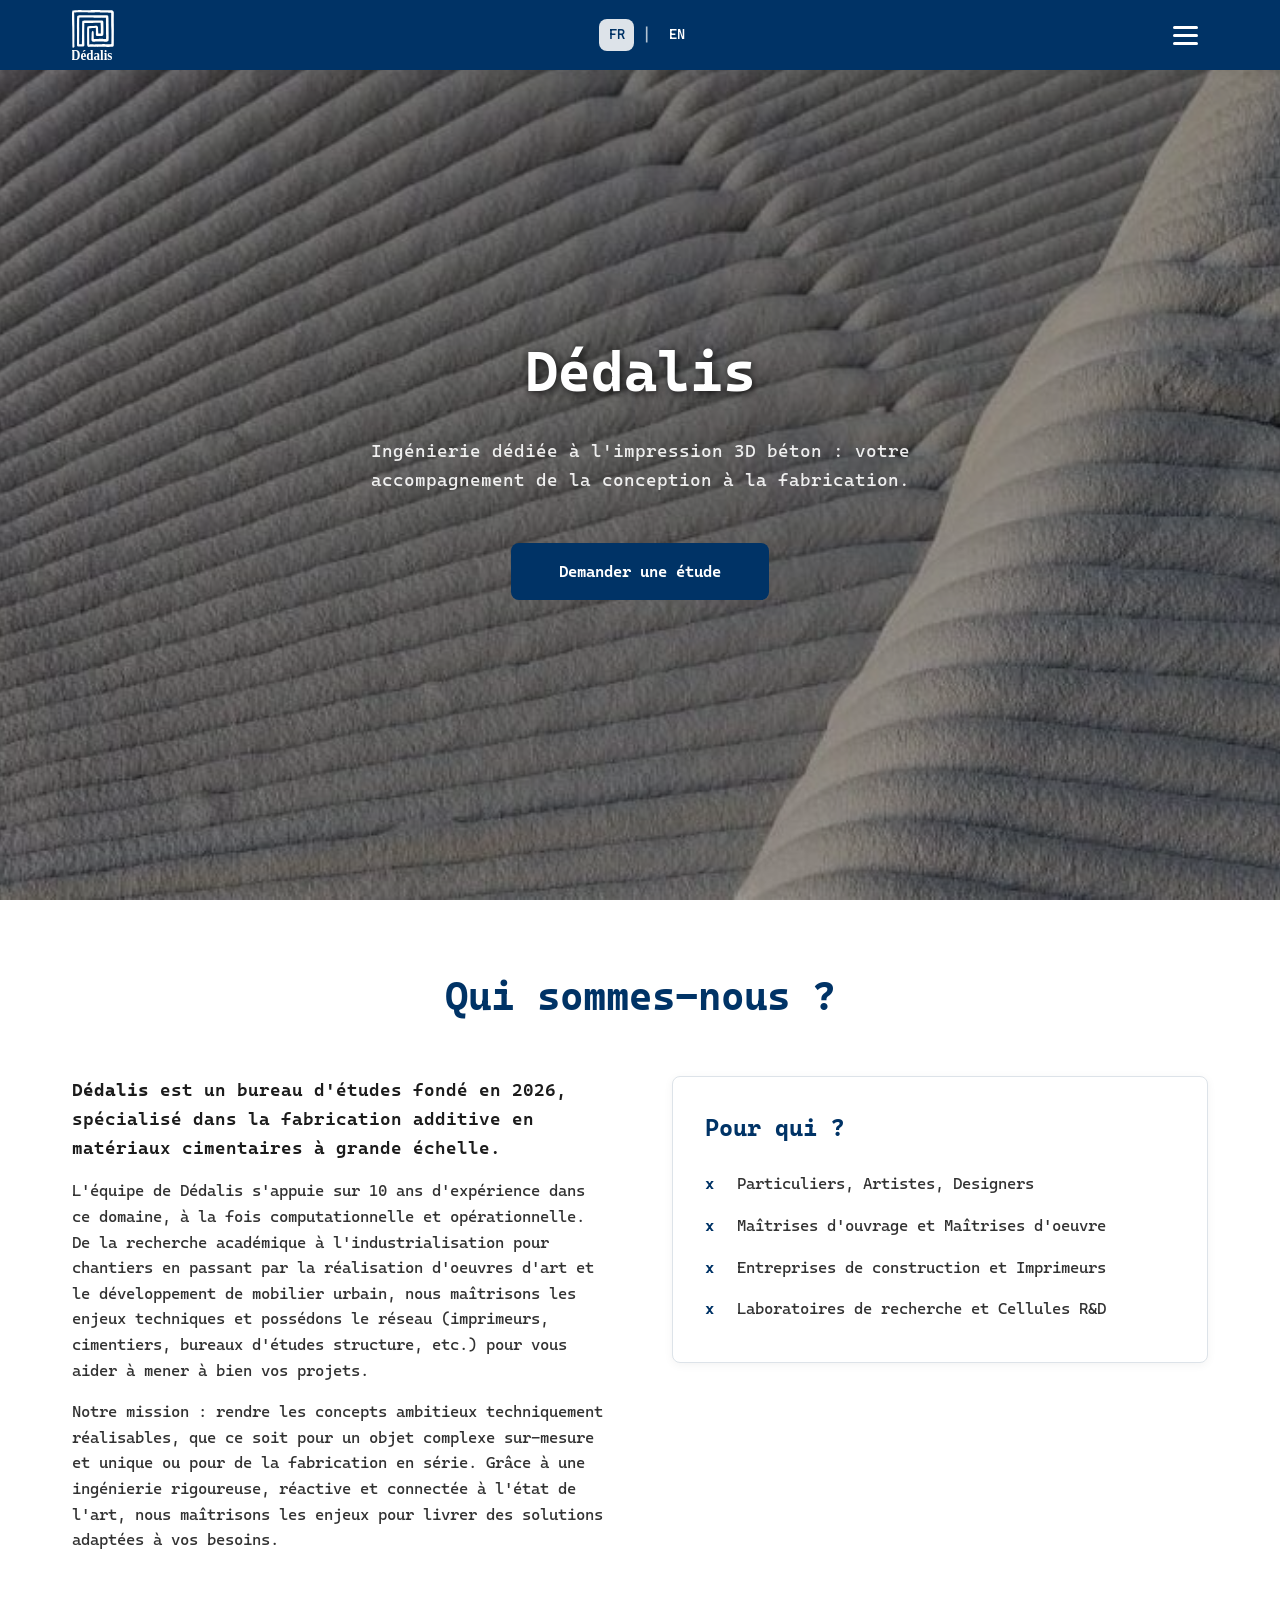
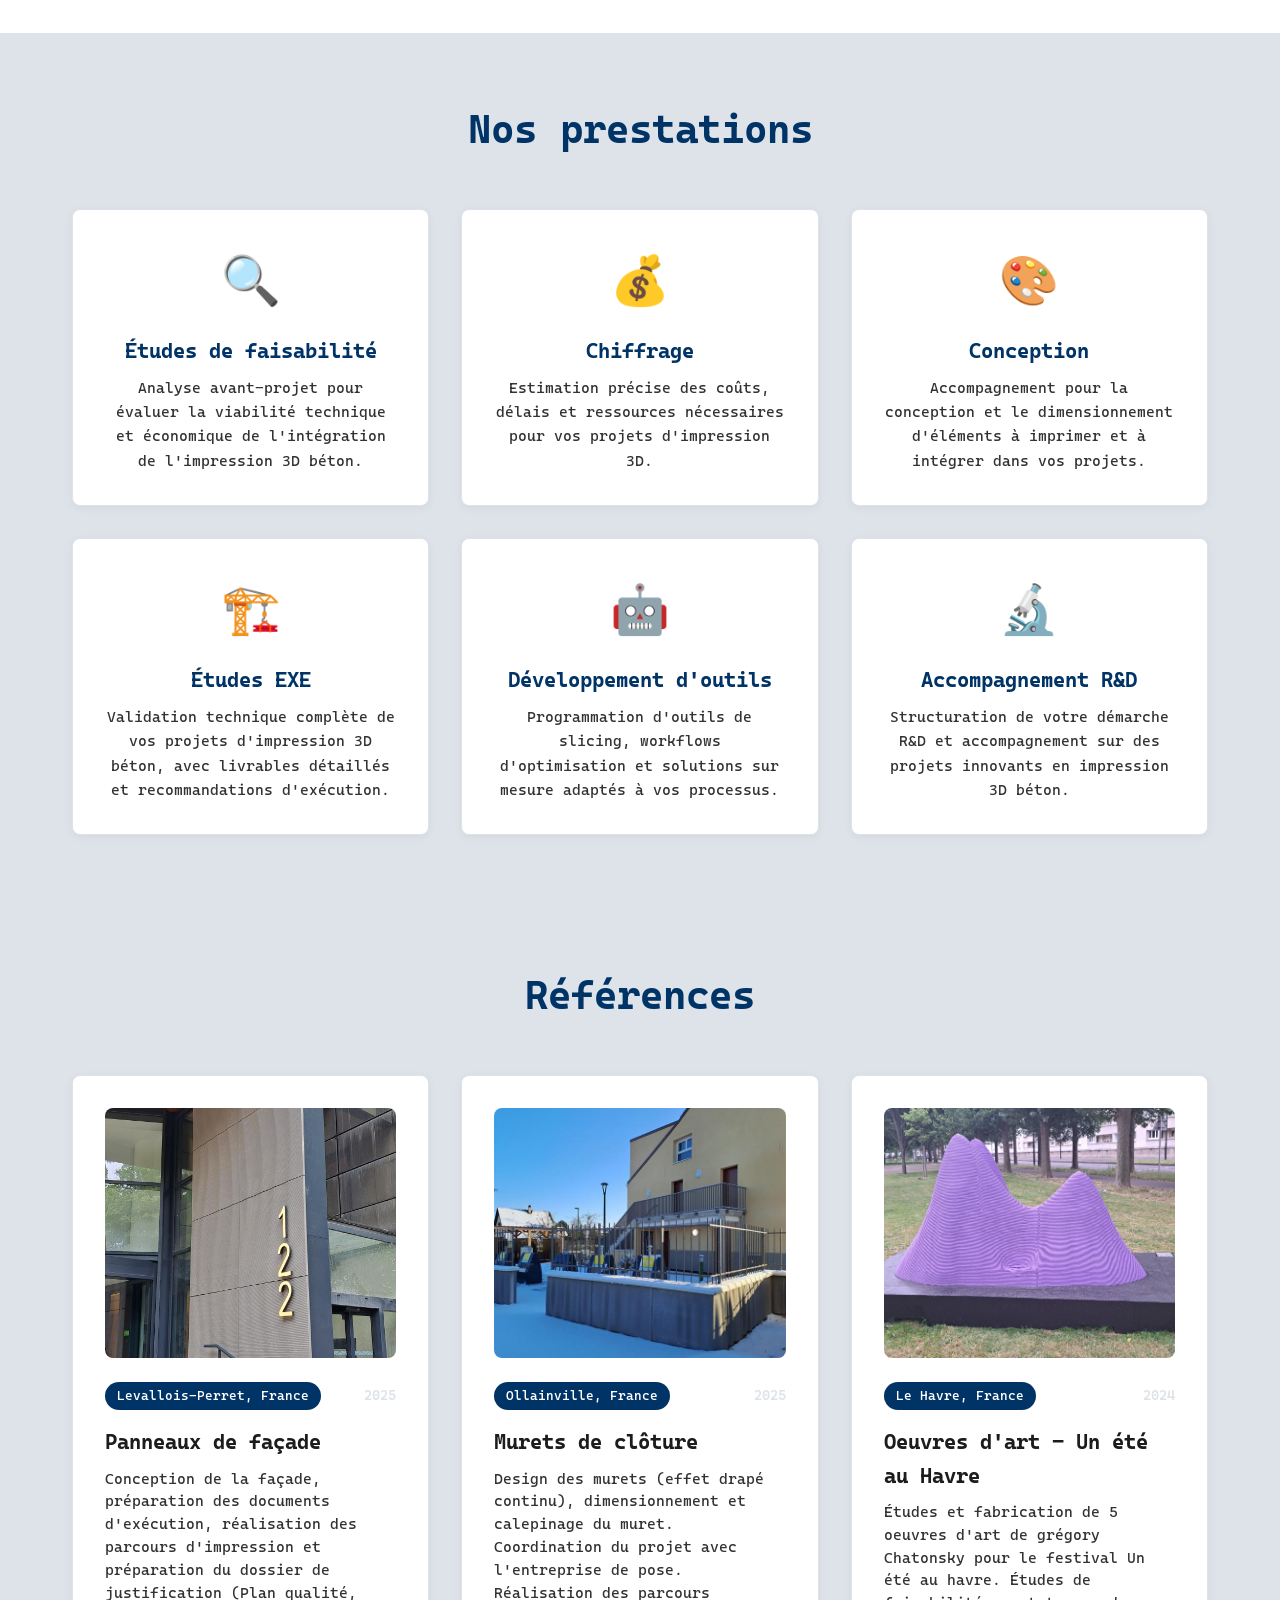
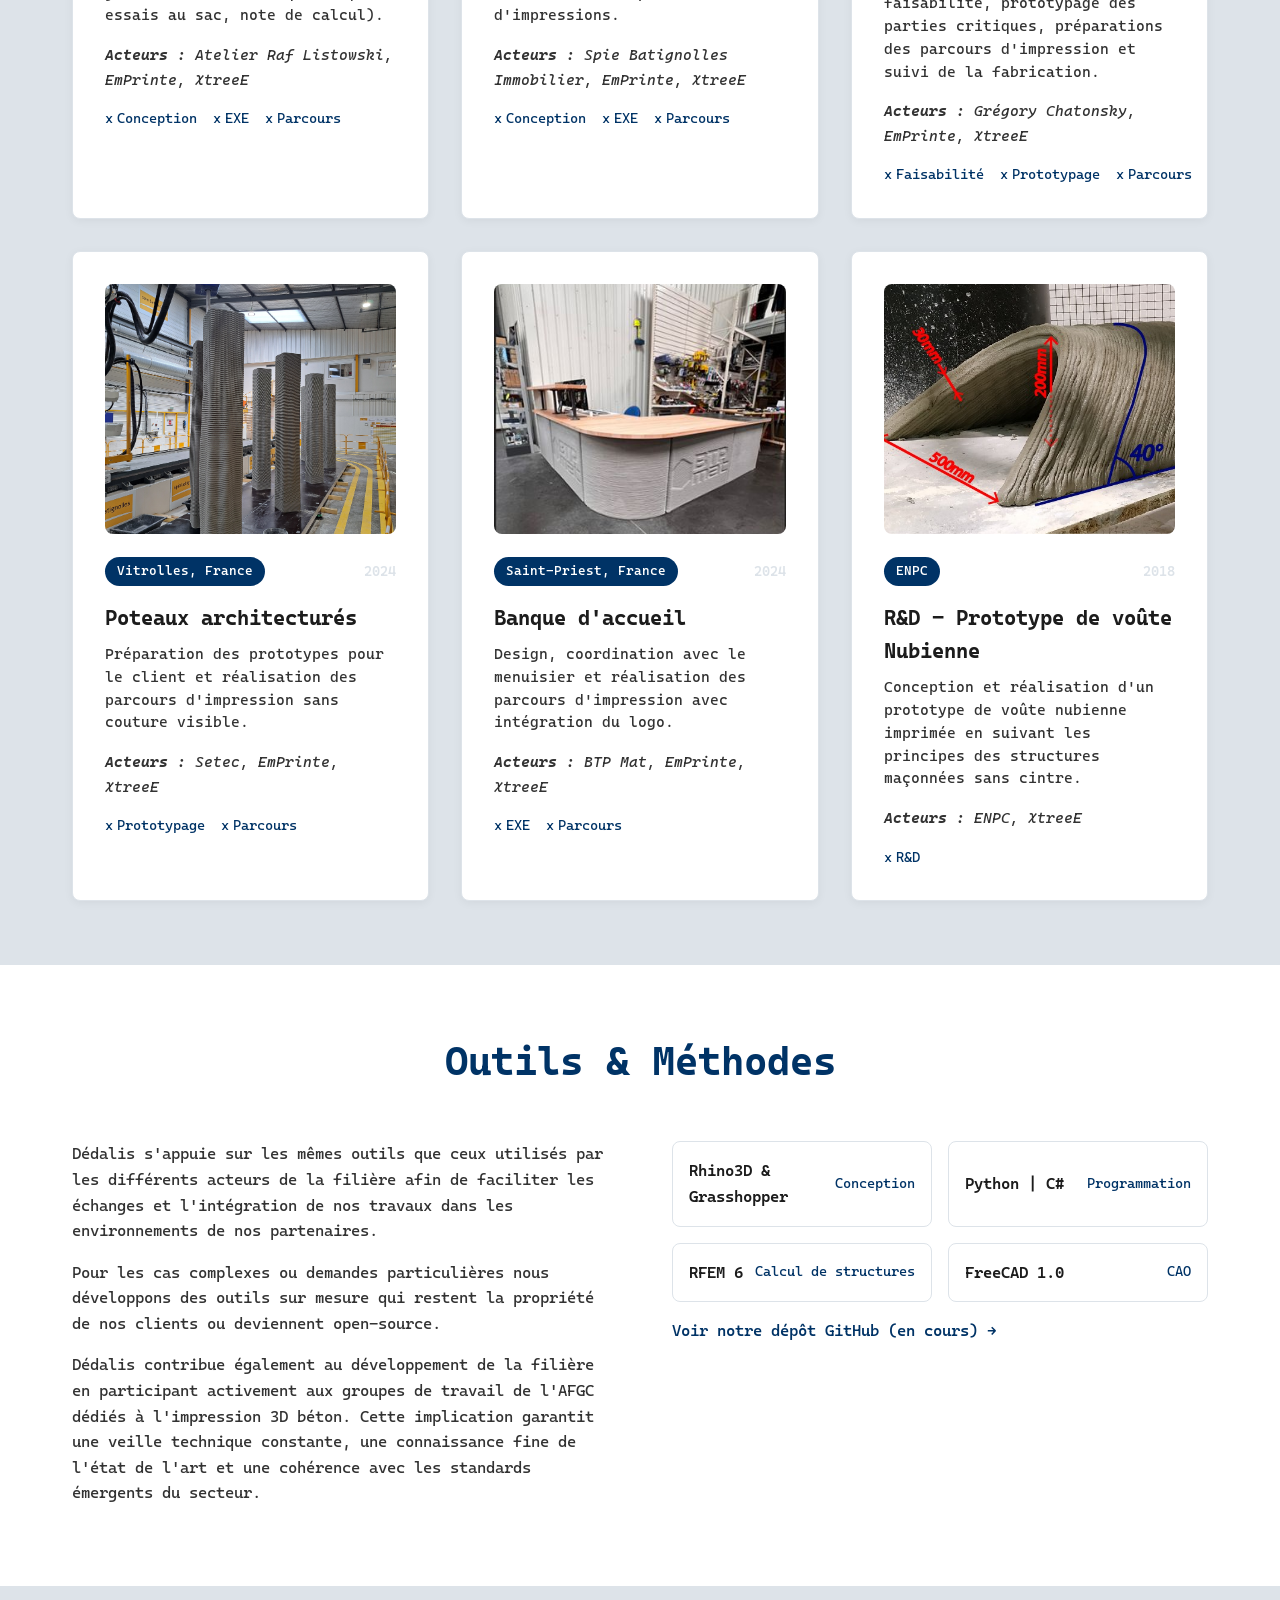
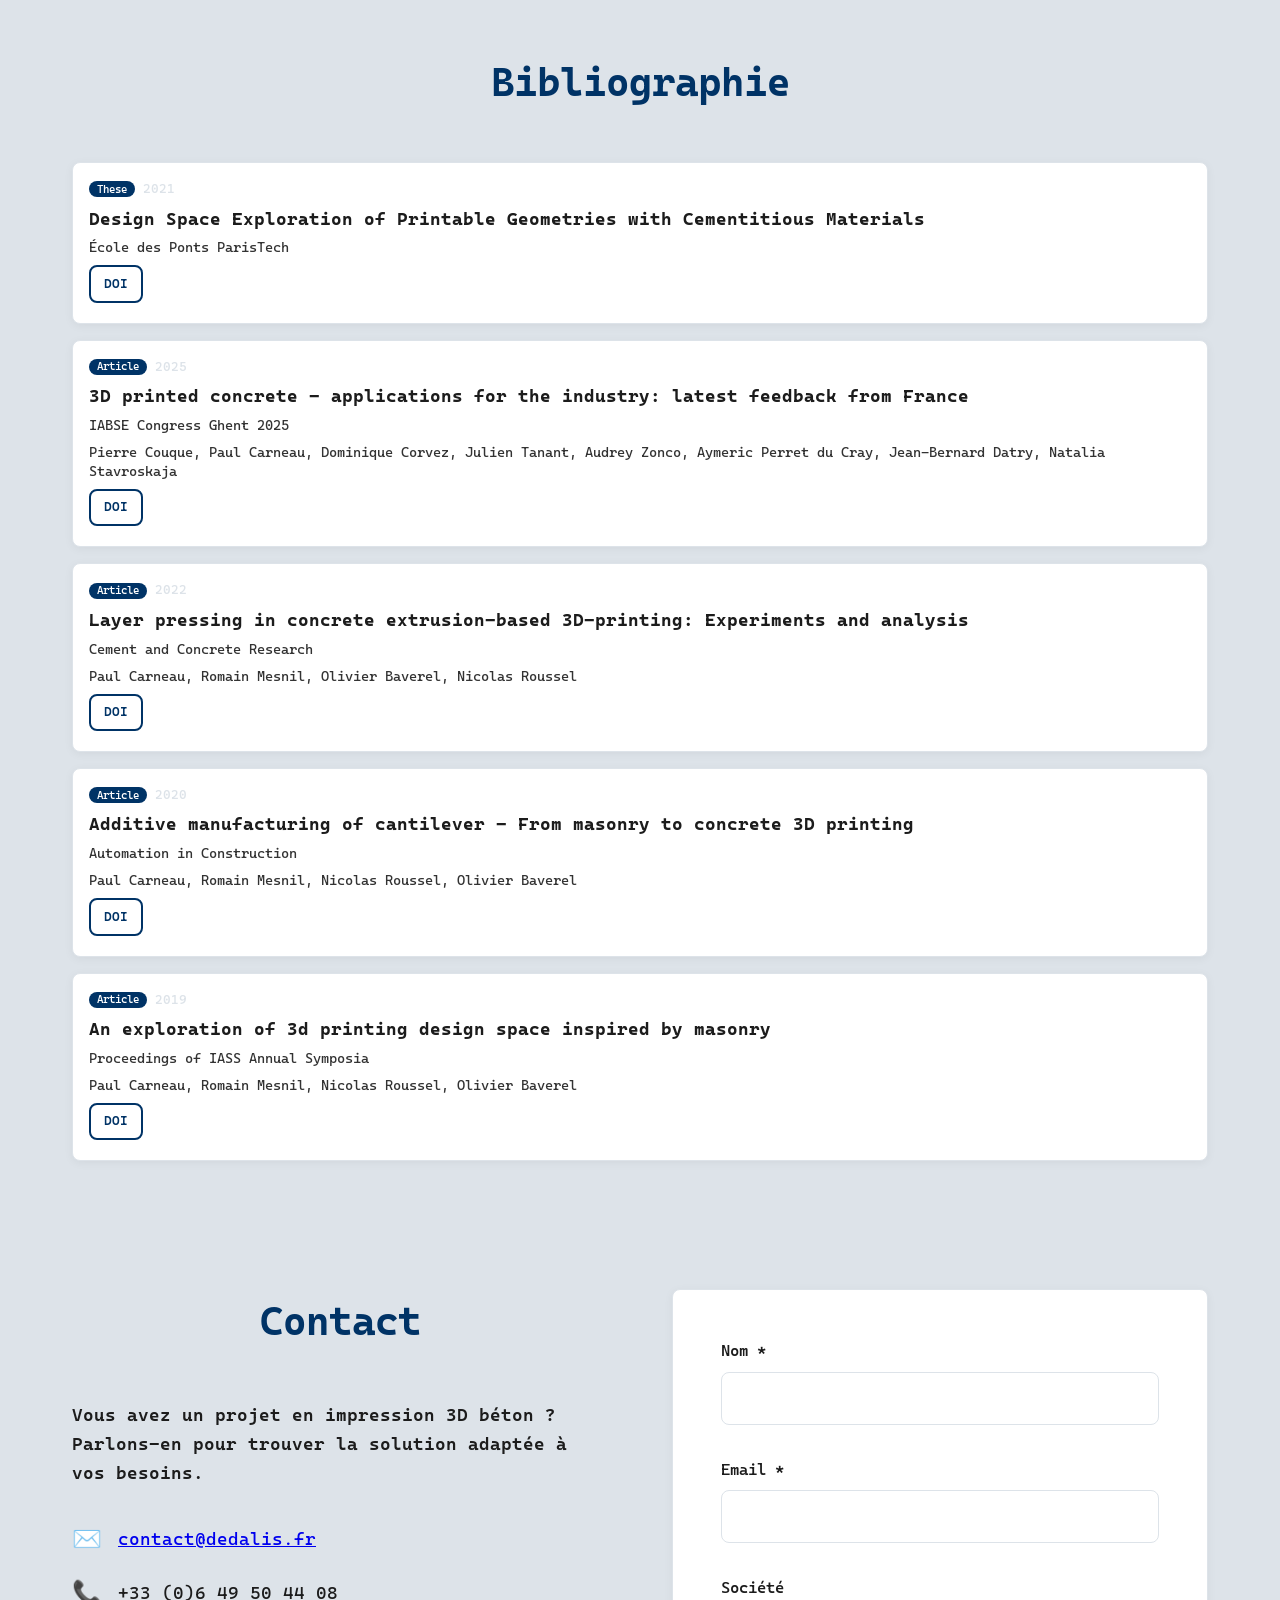
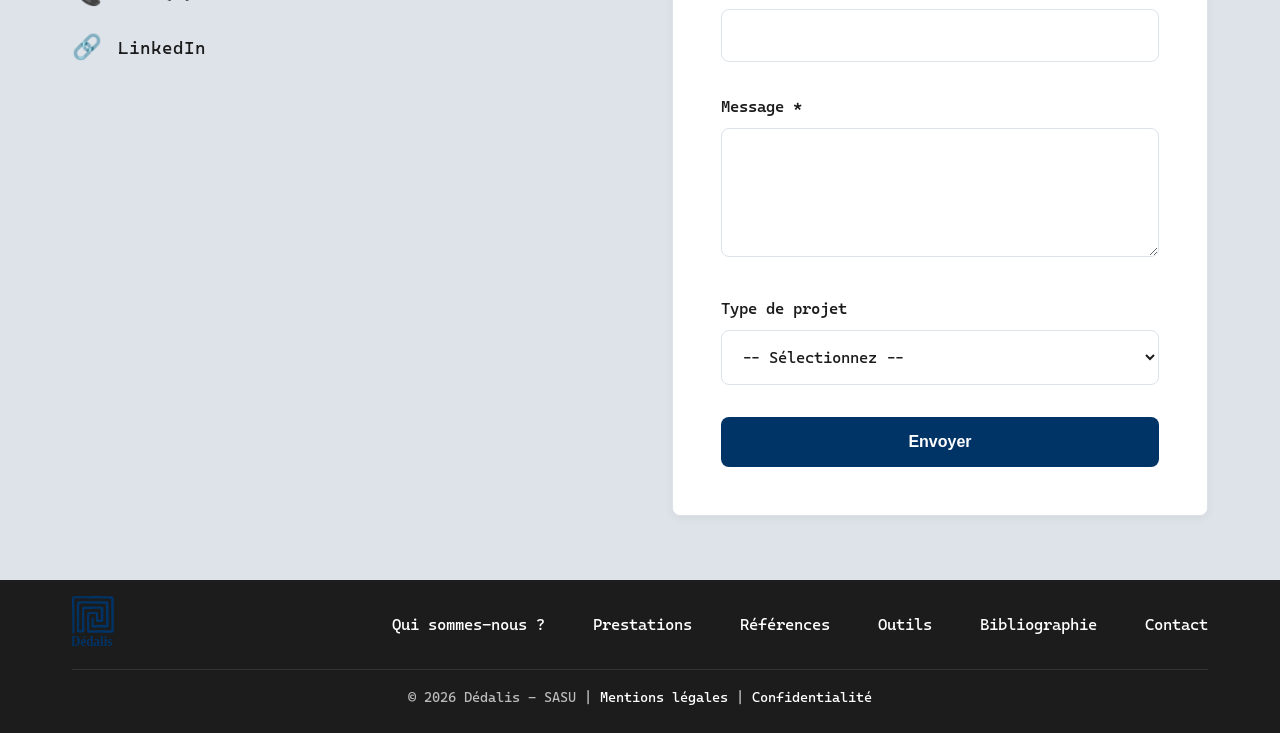
<file: index.html>
<!DOCTYPE html>
<html lang="fr">
<head>
    <meta charset="UTF-8">
    <meta name="viewport" content="width=device-width, initial-scale=1.0">
    <meta name="description" content="Dédalis - Bureau d'études spécialisé en impression 3D béton. Études de faisabilité, chiffrage, conception et outils sur mesure pour vos projets.">
    <meta name="keywords" content="impression 3D béton, bureau d'études, étude EXE, faisabilité, chiffrage, outils, additive manufacturing, concrete 3D printing, BET, 3DCP">
    <meta name="author" content="Dédalis SASU">
    <meta name="robots" content="index, follow">
    <meta property="og:title" content="Dédalis - Ingénierie 3D Béton">
    <meta property="og:description" content="Bureau d'études technique spécialisé en impression 3D béton. Accompagnement de la conception à la fabrication.">
    <meta property="og:type" content="website">
    <meta property="og:url" content="https://dedalis.fr">
    <meta property="og:image" content="https://dedalis.fr/assets/images/logo.svg">
    <meta property="og:locale" content="fr_FR">
    <meta name="twitter:card" content="summary_large_image">
    <meta name="twitter:title" content="Dédalis - Ingénierie 3D Béton">
    <meta name="twitter:description" content="Bureau d'études spécialisé en impression 3D béton">
    <meta name="twitter:image" content="https://dedalis.fr/assets/images/logo.svg">
    <title>Dédalis - Bureau d'études en impression 3D béton</title>
    <link rel="stylesheet" href="styles.css">
    <link rel="preconnect" href="https://fonts.googleapis.com">
    <link rel="preconnect" href="https://fonts.gstatic.com" crossorigin>
    <link href="https://fonts.googleapis.com/css2?family=Cascadia+Code:wght@400;700&display=swap" rel="stylesheet">
</head>
<body>
    <nav class="navbar">
        <div class="container">
            <a href="#hero" class="logo">
                <img src="assets/images/logo.svg" alt="Dédalis - Bureau d'études en impression 3D béton" class="logo-img">
            </a>
            <div class="lang-selector">
                <a href="index.html" class="lang-link active">FR</a>
                <span>|</span>
                <a href="index-en.html" class="lang-link">EN</a>
            </div>
            <button class="hamburger" aria-label="Menu">
                <span class="hamburger-line"></span>
                <span class="hamburger-line"></span>
                <span class="hamburger-line"></span>
            </button>
            <ul class="nav-links">
                <li><a href="#apropos">Qui sommes-nous ?</a></li>
                <li><a href="#prestations">Prestations</a></li>
                <li><a href="#references">Références</a></li>
                <li><a href="#bibliographie">Bibliographie</a></li>
                <li><a href="#contact" class="btn-contact">Contact</a></li>
            </ul>
        </div>
    </nav>

    <div class="mobile-nav">
        <ul class="mobile-nav-links">
            <li><a href="#apropos">Qui sommes-nous ?</a></li>
            <li><a href="#prestations">Prestations</a></li>
            <li><a href="#references">Références</a></li>
            <li><a href="#bibliographie">Bibliographie</a></li>
            <li><a href="#contact">Contact</a></li>
        </ul>
    </div>

    <section id="hero" class="hero">
        <img src="assets/images/Arriere_plan.jpeg" class="hero-bg" alt="Impression 3D béton - Structure architecturale moderne en construction" loading="lazy">
        <div class="hero-overlay"></div>
        <div class="container">
            <div class="hero-content">
                <h1>Dédalis</h1>
                <p class="subtitle">Ingénierie dédiée à l'impression 3D béton : votre accompagnement de la conception à la fabrication.</p>
                <a href="#contact" class="btn-primary">Demander une étude</a>
            </div>
        </div>
    </section>

    <section id="apropos" class="section">
        <div class="container">
            <h2>Qui sommes-nous ?</h2>
            <div class="content-grid">
                <div class="text-content">
                    <p class="lead"><strong>Dédalis</strong> est un bureau d'études fondé en 2026, spécialisé dans la fabrication additive en matériaux cimentaires à grande échelle.</p>
                    <p>L'équipe de Dédalis s'appuie sur 10 ans d'expérience dans ce domaine, à la fois computationnelle et opérationnelle. De la recherche académique à l'industrialisation pour chantiers en passant par la réalisation d'oeuvres d'art et le développement de mobilier urbain, nous maîtrisons les enjeux techniques et possédons le réseau (imprimeurs, cimentiers, bureaux d'études structure, etc.) pour vous aider à mener à bien vos projets.</p>
                    <p>Notre mission : rendre les concepts ambitieux techniquement réalisables, que ce soit pour un objet complexe sur-mesure et unique ou pour de la fabrication en série. Grâce à une ingénierie rigoureuse, réactive et connectée à l'état de l'art, nous maîtrisons les enjeux pour livrer des solutions adaptées à vos besoins.</p>
                </div>
                <div class="visual-content">
                    <div class="card">
                        <h3>Pour qui ?</h3>
                        <ul class="checklist">
                            <li>Particuliers, Artistes, Designers</li>
                            <li>Maîtrises d'ouvrage et Maîtrises d'oeuvre</li>
                            <li>Entreprises de construction et Imprimeurs</li>
                            <li>Laboratoires de recherche et Cellules R&D</li>
                        </ul>
                    </div>
                </div>
            </div>
        </div>
    </section>

    <section id="prestations" class="section bg-light">
        <div class="container">
            <h2>Nos prestations</h2>
            <div class="prestations-grid">
                <article class="prestation-card">
                    <div class="prestation-icon">🔍</div>
                    <h3>Études de faisabilité</h3>
                    <p>Analyse avant-projet pour évaluer la viabilité technique et économique de l'intégration de l'impression 3D béton.</p>
                </article>
                <article class="prestation-card">
                    <div class="prestation-icon">💰</div>
                    <h3>Chiffrage</h3>
                    <p>Estimation précise des coûts, délais et ressources nécessaires pour vos projets d'impression 3D.</p>
                </article>
                <article class="prestation-card">
                    <div class="prestation-icon">🎨</div>
                    <h3>Conception</h3>
                    <p>Accompagnement pour la conception et le dimensionnement d'éléments à imprimer et à intégrer dans vos projets.</p>
                </article>
                <article class="prestation-card">
                    <div class="prestation-icon">🏗️</div>
                    <h3>Études EXE</h3>
                    <p>Validation technique complète de vos projets d'impression 3D béton, avec livrables détaillés et recommandations d'exécution.</p>
                </article>
                <article class="prestation-card">
                    <div class="prestation-icon">🤖</div>
                    <h3>Développement d'outils</h3>
                    <p>Programmation d'outils de slicing, workflows d'optimisation et solutions sur mesure adaptés à vos processus.</p>
                </article>
                <article class="prestation-card">
                    <div class="prestation-icon">🔬</div>
                    <h3>Accompagnement R&D</h3>
                    <p>Structuration de votre démarche R&D et accompagnement sur des projets innovants en impression 3D béton.</p>
                </article>
            </div>
        </div>
    </section>

    <section id="references" class="section bg-light">
        <div class="container">
            <h2>Références</h2>
            <div class="references-grid" id="references-container"></div>
        </div>
    </section>

    <section id="outils" class="section">
        <div class="container">
            <h2>Outils & Méthodes</h2>
            <div class="content-grid">
                <div class="text-content">
                    <p>Dédalis s'appuie sur les mêmes outils que ceux utilisés par les différents acteurs de la filière afin de faciliter les échanges et l'intégration de nos travaux dans les environnements de nos partenaires.</p>
                    <p>Pour les cas complexes ou demandes particulières nous développons des outils sur mesure qui restent la propriété de nos clients ou deviennent open-source.</p>
                    <p>Dédalis contribue également au développement de la filière en participant activement aux groupes de travail de l'AFGC dédiés à l'impression 3D béton. Cette implication garantit une veille technique constante, une connaissance fine de l'état de l'art et une cohérence avec les standards émergents du secteur.</p>
                </div>
                <div class="visual-content">
                    <div class="tools-grid">
                        <div class="tool-item"><span class="tool-name">Rhino3D & Grasshopper</span><span class="tool-category">Conception</span></div>
                        <div class="tool-item"><span class="tool-name">Python | C#</span><span class="tool-category">Programmation</span></div>
                        <div class="tool-item"><span class="tool-name">RFEM 6</span><span class="tool-category">Calcul de structures</span></div>
                        <div class="tool-item"><span class="tool-name">FreeCAD 1.0</span><span class="tool-category">CAO</span></div>
                    </div>
                    <p class="mt-1"><a href="#" class="link-external">Voir notre dépôt GitHub (en cours) →</a></p>
                </div>
            </div>
        </div>
    </section>

    <section id="bibliographie" class="section bg-light">
        <div class="container">
            <h2>Bibliographie</h2>
            <div class="bibliographie-list" id="bibliographie-dynamic"></div>
        </div>
    </section>

    <section id="contact" class="section contact-section">
        <div class="container">
            <div class="content-grid">
                <div class="text-content">
                    <h2>Contact</h2>
                    <p class="lead">Vous avez un projet en impression 3D béton ? Parlons-en pour trouver la solution adaptée à vos besoins.</p>
                    <div class="contact-info">
                        <div class="contact-item"><span class="contact-icon">✉️</span><a href="mailto:contact&#64;dedalis&#46;fr">contact@dedalis.fr</a></div>
                        <div class="contact-item"><span class="contact-icon">📞</span><span>+33&#xA0;(0)6&#xA0;49&#xA0;50&#xA0;44&#xA0;08</span></div>
                        <div class="contact-item"><span class="contact-icon">🔗</span><span>LinkedIn</span></div>
                    </div>
                </div>
                <div class="visual-content">
                    <form class="contact-form" action="https://formsubmit.co/contact@dedalis.fr" method="POST">
                        <input type="hidden" name="_subject" value="Nouveau message depuis dedalis.fr">
                        <input type="hidden" name="_captcha" value="false">
                        <input type="hidden" name="_next" value="https://dedalis.fr/#contact">
                        <div class="form-group"><label for="nom">Nom *</label><input type="text" id="nom" name="nom" required></div>
                        <div class="form-group"><label for="email">Email *</label><input type="email" id="email" name="email" required></div>
                        <div class="form-group"><label for="societe">Société</label><input type="text" id="societe" name="societe"></div>
                        <div class="form-group"><label for="message">Message *</label><textarea id="message" name="message" rows="5" required></textarea></div>
                        <div class="form-group"><label for="type">Type de projet</label>
                            <select id="type" name="type">
                                <option value="">-- Sélectionnez --</option>
                                <option value="etude-exe">Étude EXE</option>
                                <option value="faisabilite">Étude de faisabilité</option>
                                <option value="chiffrage">Chiffrage</option>
                                <option value="outils">Développement d'outils</option>
                                <option value="rd">Accompagnement R&D</option>
                                <option value="autre">Autre</option>
                            </select>
                        </div>
                        <button type="submit" class="btn-primary">Envoyer</button>
                    </form>
                </div>
            </div>
        </div>
    </section>

    <footer class="footer">
        <div class="container">
            <div class="footer-content">
                <div class="footer-logo"><img src="assets/images/logo.svg" alt="Dédalis - Bureau d'études en impression 3D béton"></div>
                <div class="footer-links">
                    <a href="#apropos">Qui sommes-nous ?</a>
                    <a href="#prestations">Prestations</a>
                    <a href="#references">Références</a>
                    <a href="#outils">Outils</a>
                    <a href="#bibliographie">Bibliographie</a>
                    <a href="#contact">Contact</a>
                </div>
            </div>
            <div class="footer-bottom">
                <p>© 2026 Dédalis - SASU | <a href="mentions-legales.html">Mentions légales</a> | <a href="privacy-policy.html">Confidentialité</a></p>
            </div>
        </div>
    </footer>

    <script type="module">
        document.addEventListener('DOMContentLoaded', function() {
            const hamburger = document.querySelector('.hamburger');
            const mobileNav = document.querySelector('.mobile-nav');
            if (hamburger && mobileNav) {
                hamburger.addEventListener('click', function() {
                    mobileNav.classList.toggle('active');
                    hamburger.classList.toggle('active');
                });
            }
            const mobileLinks = document.querySelectorAll('.mobile-nav-links a');
            mobileLinks.forEach(link => {
                link.addEventListener('click', function() {
                    if (mobileNav) mobileNav.classList.remove('active');
                    if (hamburger) hamburger.classList.remove('active');
                });
            });
            document.querySelectorAll('a[href^="#"]').forEach(anchor => {
                anchor.addEventListener('click', function (e) {
                    e.preventDefault();
                    const target = document.querySelector(this.getAttribute('href'));
                    if (target) target.scrollIntoView({ behavior: 'smooth', block: 'start' });
                });
            });
        });

        async function renderBibliographie() {
            try {
                const response = await fetch('./data/bibliographie.json');
                if (!response.ok) throw new Error('Echec du chargement');
                const data = await response.json();
                const sortedArticles = [...data.articles].sort((a, b) => parseInt(b.annee) - parseInt(a.annee));
                let html = '';
                if (data.these && data.these.length > 0) {
                    data.these.forEach(these => {
                        html += '<article class="bibliographie-item"><div class="bibliographie-meta"><span class="bibliographie-type">These</span><span class="bibliographie-date">' + these.annee + '</span></div><h3>' + these.titre + '</h3>' + (these.etablissement ? '<p class="bibliographie-authors">' + these.etablissement + '</p>' : '') + (these.lien ? '<div class="bibliographie-links">' + formatLinks(these.lien) + '</div>' : '') + '</article>';
                    });
                }
                if (sortedArticles.length > 0) {
                    sortedArticles.forEach(article => {
                        html += '<article class="bibliographie-item"><div class="bibliographie-meta"><span class="bibliographie-type">Article</span><span class="bibliographie-date">' + article.annee + '</span></div><h3>' + article.titre + '</h3>' + (article.revue ? '<p class="bibliographie-revue">' + article.revue + '</p>' : '') + (article.coauteurs && article.coauteurs.length > 0 ? '<p class="bibliographie-authors">' + article.coauteurs.join(', ') + '</p>' : '') + (article.liens && article.liens.length > 0 ? '<div class="bibliographie-links">' + article.liens.map(formatLinks).join('') + '</div>' : '') + '</article>';
                    });
                }
                if (data.projets && data.projets.length > 0) {
                    data.projets.forEach(projet => {
                        html += '<article class="bibliographie-item"><div class="bibliographie-meta"><span class="bibliographie-type">Projet</span><span class="bibliographie-date">' + projet.annee + '</span></div><h3>' + projet.titre + '</h3>' + (projet.description ? '<p class="bibliographie-description">' + projet.description + '</p>' : '') + (projet.lien ? '<div class="bibliographie-links">' + formatLinks(projet.lien) + '</div>' : '') + '</article>';
                    });
                }
                document.getElementById('bibliographie-dynamic').innerHTML = html;
            } catch (error) {
                console.error('Erreur:', error);
            }
        }
        function formatLinks(link) {
            if (typeof link === 'string') {
                let label = 'Lien';
                if (link.includes('doi.org')) label = 'DOI';
                else if (link.includes('researchgate.net')) label = 'ResearchGate';
                else if (link.includes('wikipedia.org')) label = 'Wikipedia';
                else if (link.includes('hal.science')) label = 'HAL';
                return '<a href="' + link + '" target="_blank" class="btn-secondary">' + label + '</a>';
            }
            return '';
        }
        async function loadReferences() {
            try {
                const response = await fetch('./data/references.json');
                if (!response.ok) throw new Error('Echec du chargement');
                const data = await response.json();
                const container = document.getElementById('references-container');
                if (container && data.references) {
                    container.innerHTML = data.references.map(ref => {
                        let imgHtml = ref.image ? '<img src="' + ref.image + '" alt="' + ref.titre + ' - Projet de Dédalis" class="reference-image" loading="lazy">' : '';
                        let acteursHtml = ref.acteurs && ref.acteurs.length > 0 ? '<p class="reference-acteurs"><strong>Acteurs :</strong> ' + ref.acteurs.join(', ') + '</p>' : '';
                        let statutHtml = ref.statut && ref.statut.length > 0 ? '<div class="reference-result">' + ref.statut.map(s => '<span>' + s + '</span>').join('') + '</div>' : '';
                        return '<article class="reference-card">' + imgHtml + '<div class="reference-header"><span class="reference-tag">' + ref.type + '</span><span class="reference-year">' + ref.annee + '</span></div><h3>' + ref.titre + '</h3><p class="reference-description">' + ref.description + '</p>' + acteursHtml + statutHtml + '</article>';
                    }).join('');
                }
            } catch (error) {
                console.error('Erreur:', error);
            }
        }
        document.addEventListener('DOMContentLoaded', function() {
            renderBibliographie();
            loadReferences();
        });
    </script>
</body>
</html>
</file>
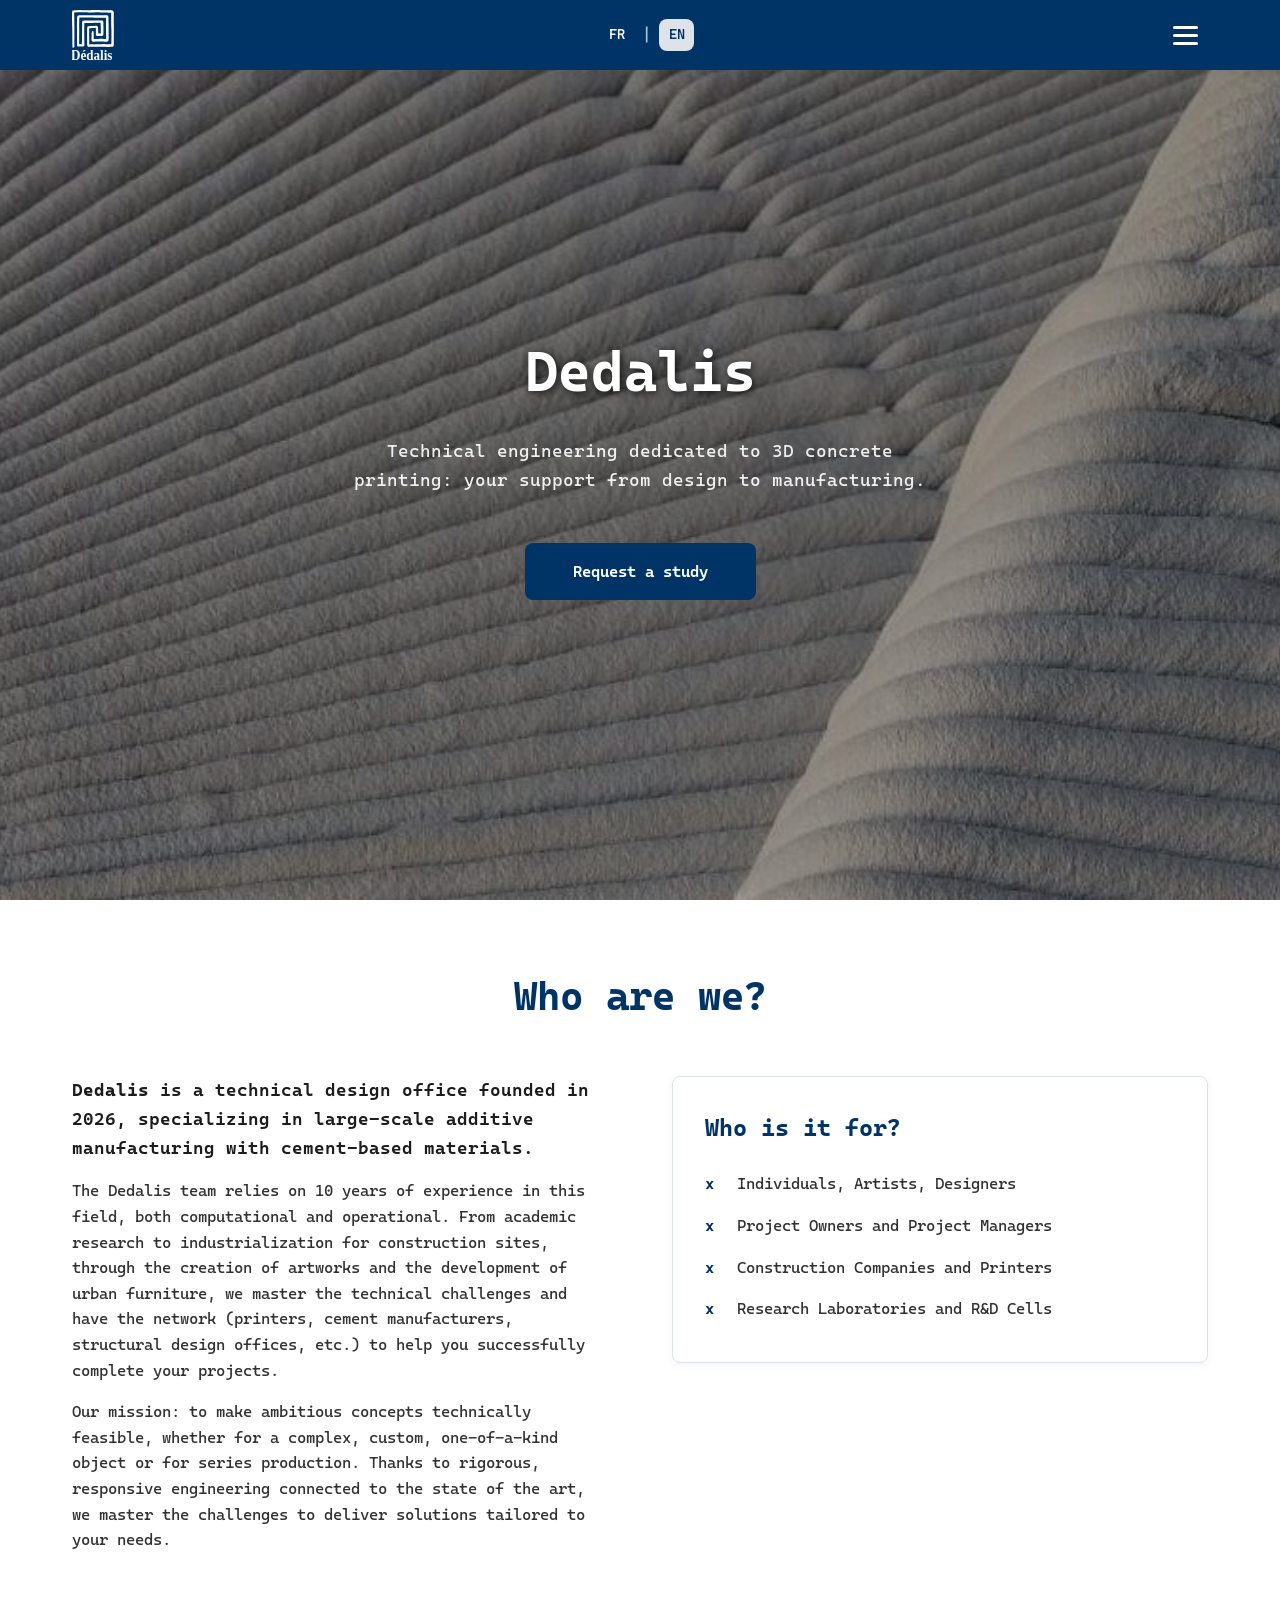
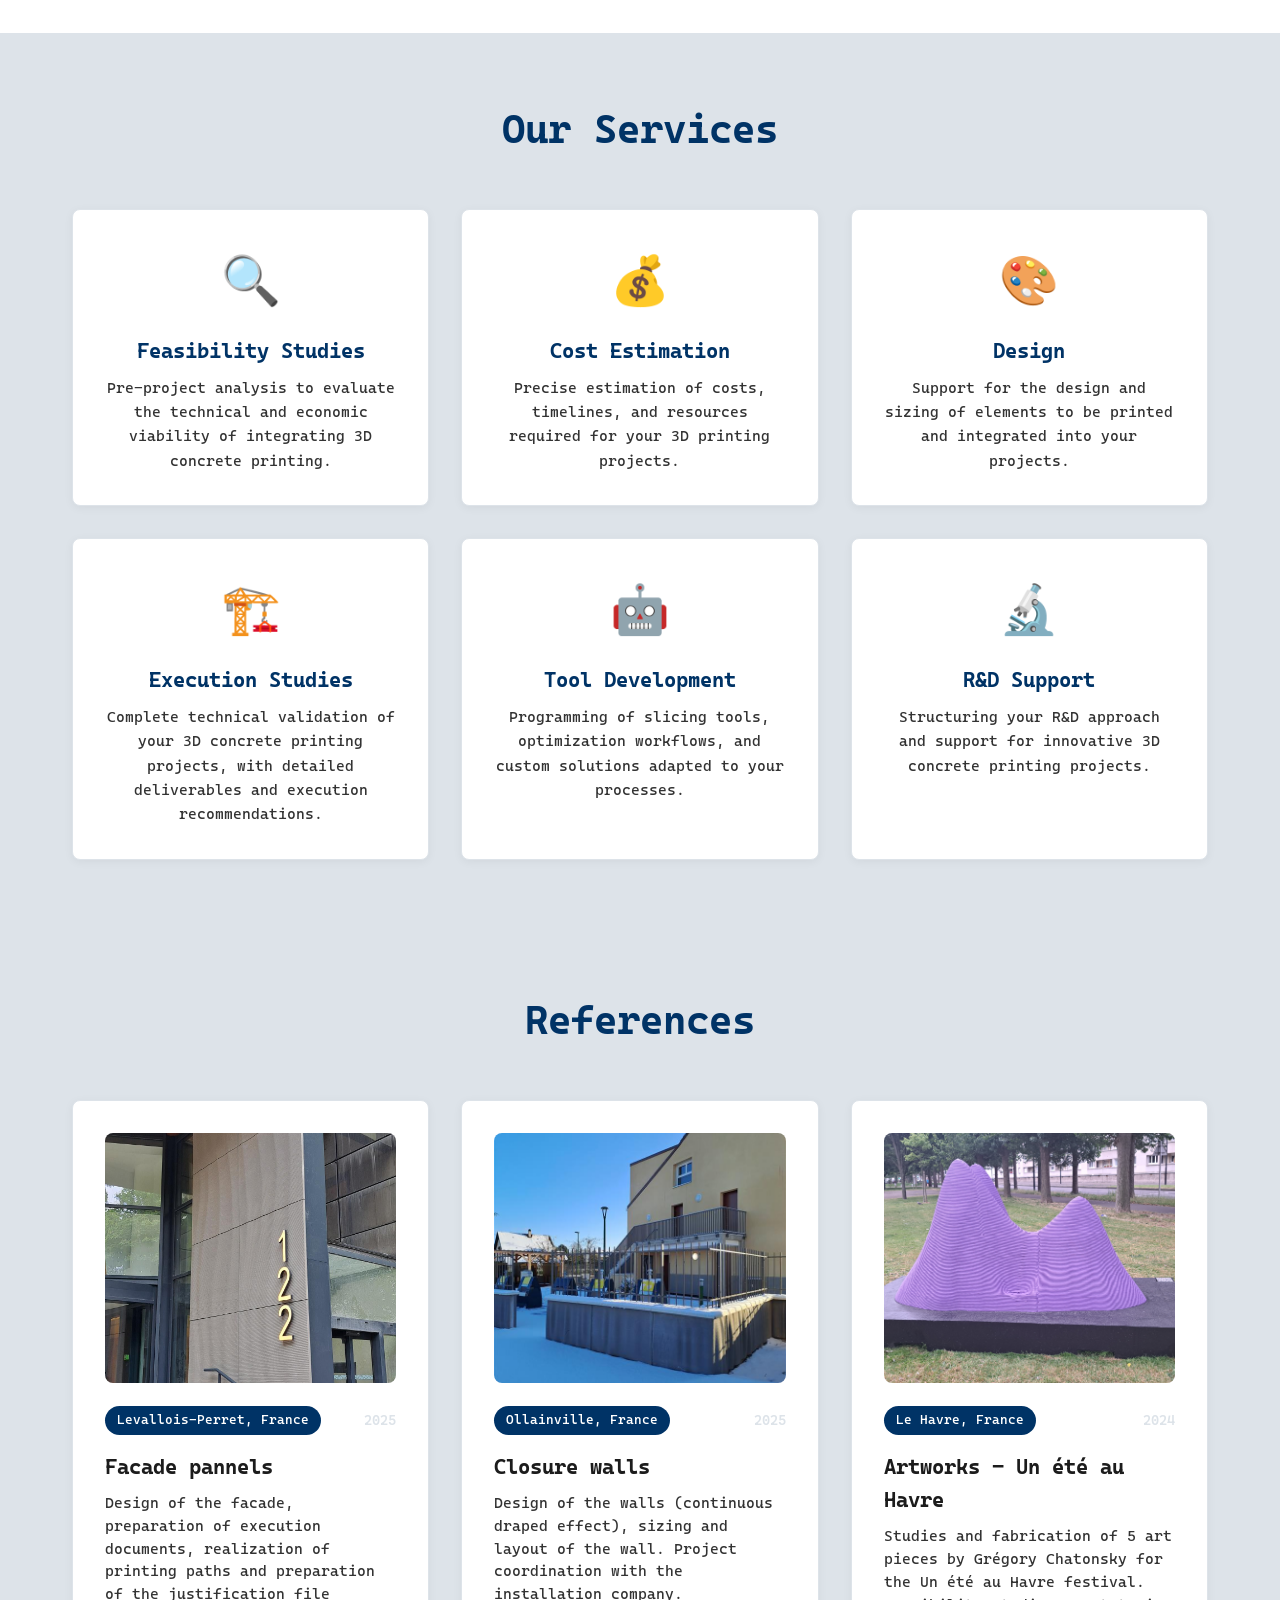
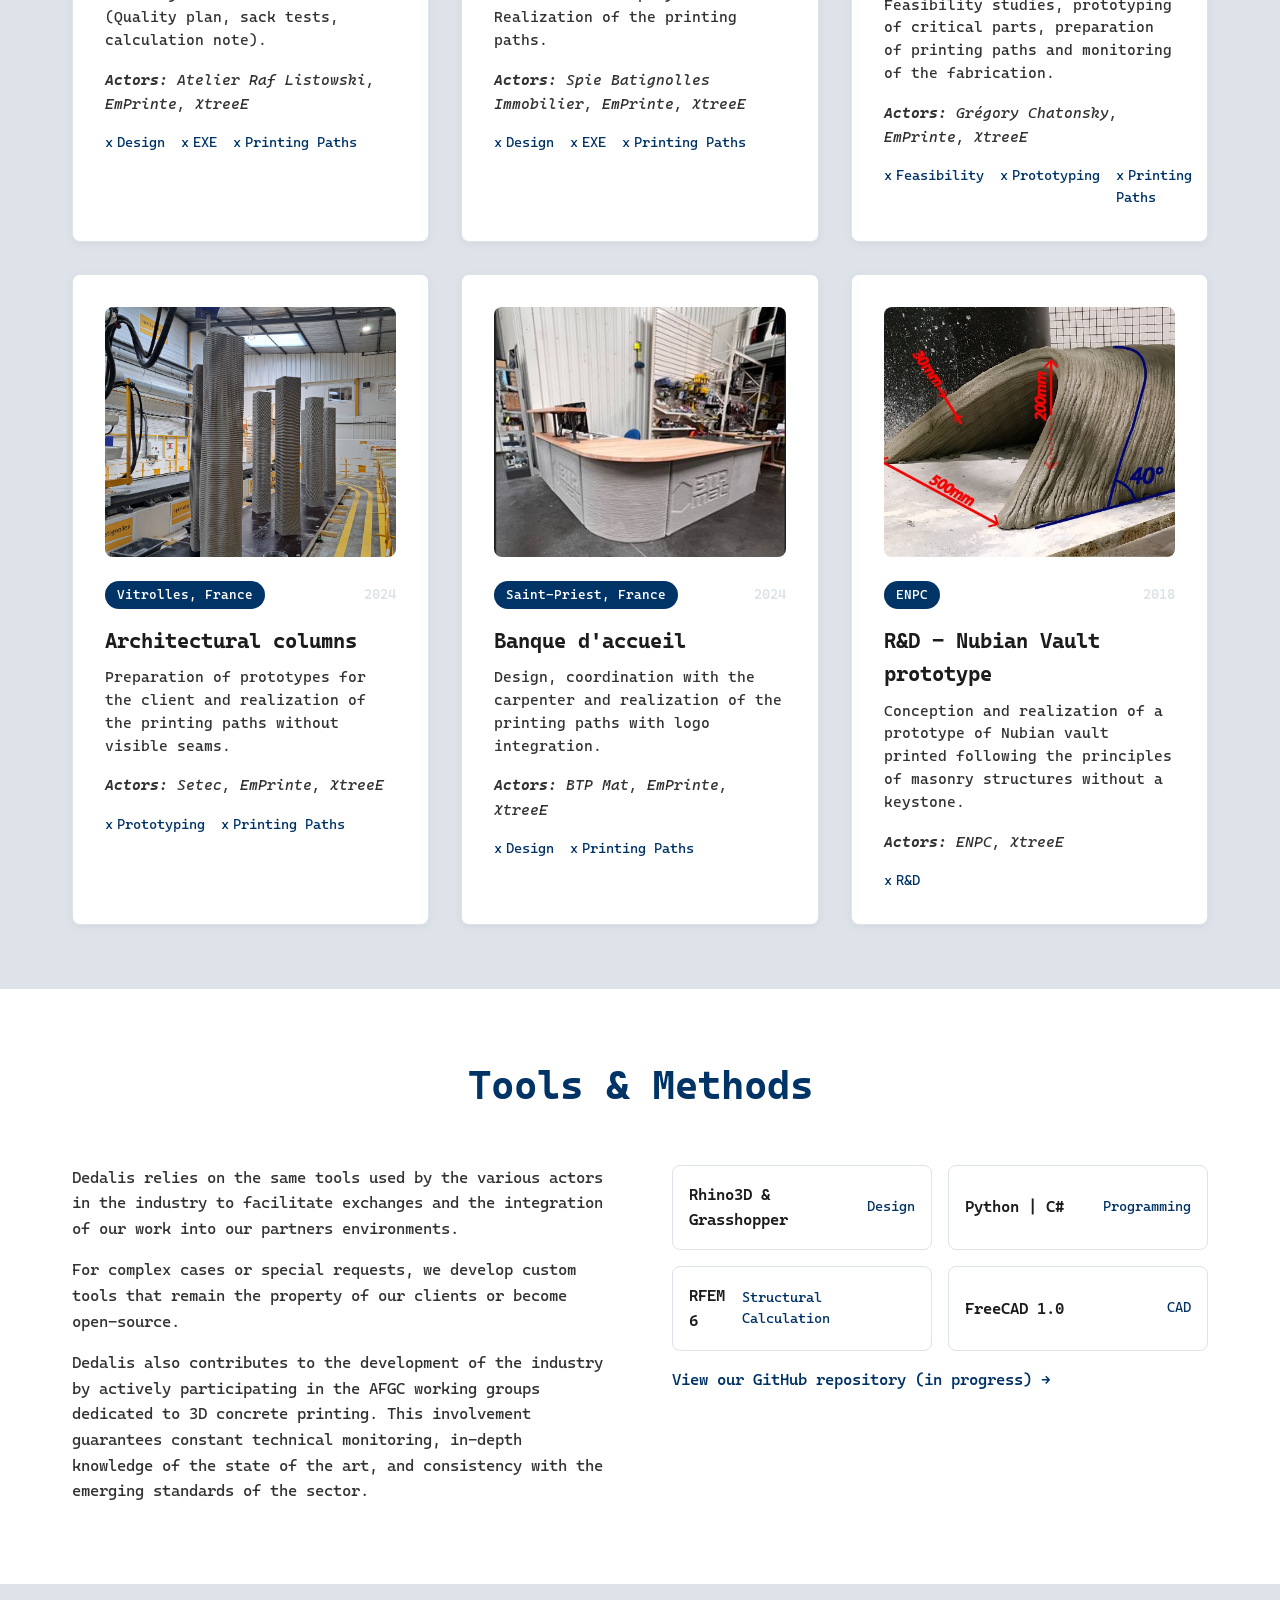
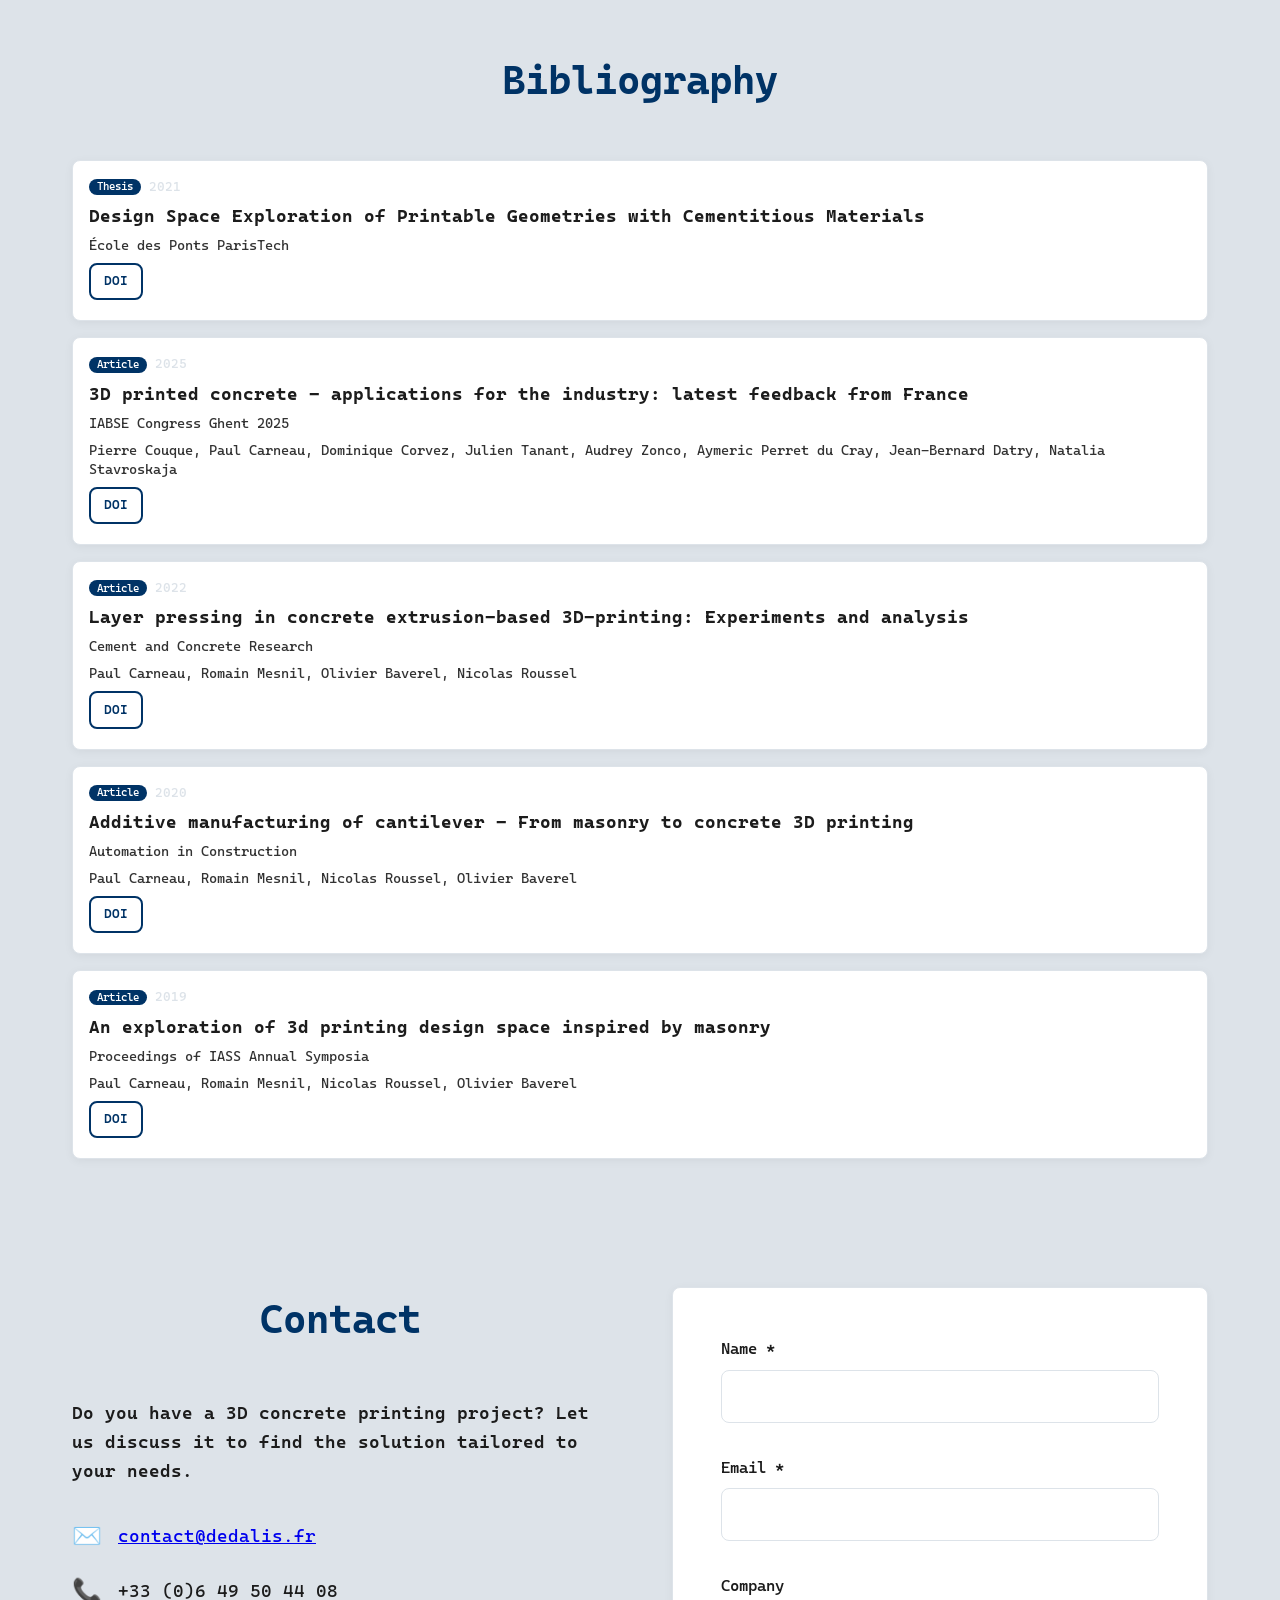
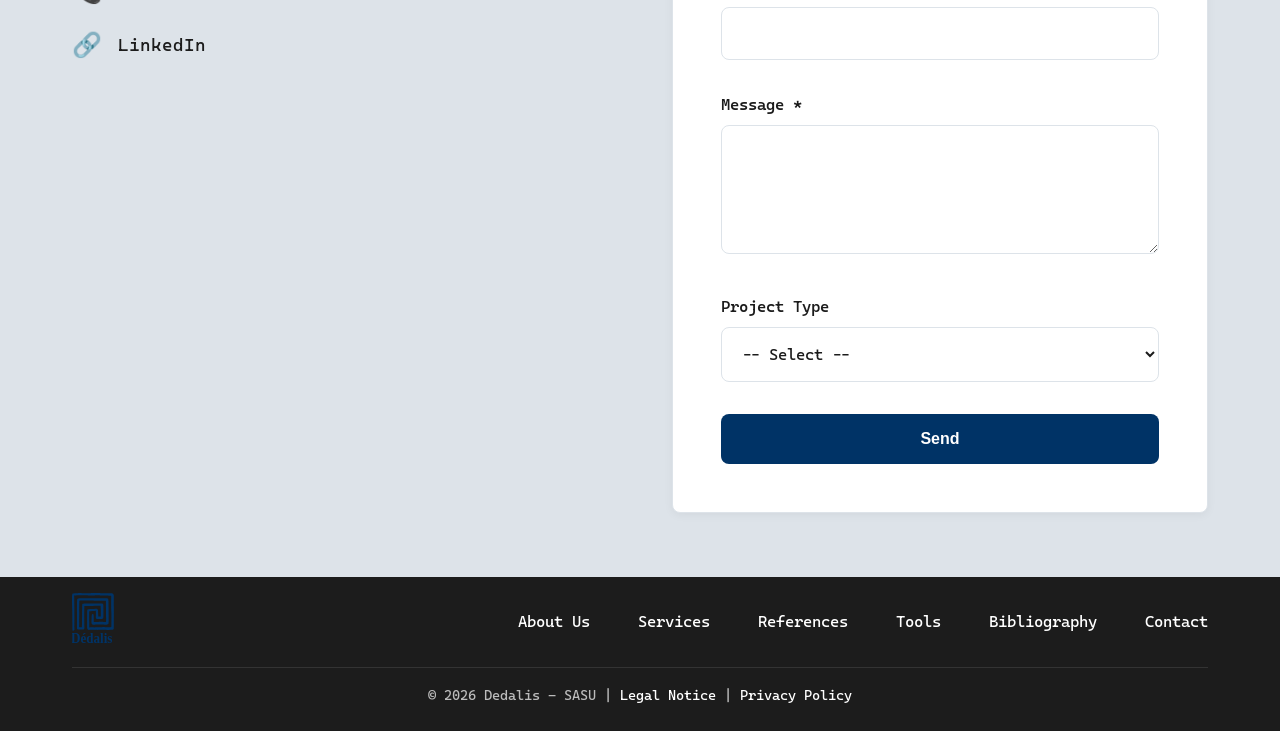
<file: index-en.html>
<!DOCTYPE html>
<html lang="en">
<head>
    <meta charset="UTF-8">
    <meta name="viewport" content="width=device-width, initial-scale=1.0">
    <meta name="description" content="Dedalis - Technical design office specialized in 3D concrete printing. Feasibility studies, cost estimation, design, and custom tools development.">
    <meta name="keywords" content="3D concrete printing, design office, feasibility study, cost estimation, structural calculation, additive manufacturing, concrete 3D printing, BET, 3DCP">
    <meta name="author" content="Dédalis SASU">
    <meta name="robots" content="index, follow">
    <meta property="og:title" content="Dedalis - 3D Concrete Printing Engineering">
    <meta property="og:description" content="Technical engineering dedicated to 3D concrete printing: your support from design to manufacturing.">
    <meta property="og:type" content="website">
    <meta property="og:url" content="https://dedalis.fr/index-en.html">
    <meta property="og:image" content="https://dedalis.fr/assets/images/logo.svg">
    <meta property="og:locale" content="en_US">
    <meta name="twitter:card" content="summary_large_image">
    <meta name="twitter:title" content="Dedalis - 3D Concrete Printing Engineering">
    <meta name="twitter:description" content="Technical design office specialized in 3D concrete printing">
    <meta name="twitter:image" content="https://dedalis.fr/assets/images/logo.svg">
    <title>Dedalis - Technical Design Office in 3D Concrete Printing</title>
    <link rel="stylesheet" href="styles.css">
    <link rel="preconnect" href="https://fonts.googleapis.com">
    <link rel="preconnect" href="https://fonts.gstatic.com" crossorigin>
    <link href="https://fonts.googleapis.com/css2?family=Cascadia+Code:wght@400;700&display=swap" rel="stylesheet">
</head>
<body>
    <nav class="navbar">
        <div class="container">
            <a href="#hero" class="logo">
                <img src="assets/images/logo.svg" alt="Dedalis - Technical Design Office in 3D Concrete Printing" class="logo-img">
            </a>
            <div class="lang-selector">
                <a href="index.html" class="lang-link">FR</a>
                <span>|</span>
                <a href="index-en.html" class="lang-link active">EN</a>
            </div>
            <button class="hamburger" aria-label="Menu">
                <span class="hamburger-line"></span>
                <span class="hamburger-line"></span>
                <span class="hamburger-line"></span>
            </button>
            <ul class="nav-links">
                <li><a href="#about">About Us</a></li>
                <li><a href="#services">Services</a></li>
                <li><a href="#references">References</a></li>
                <li><a href="#bibliography">Bibliography</a></li>
                <li><a href="#contact" class="btn-contact">Contact</a></li>
            </ul>
        </div>
    </nav>

    <div class="mobile-nav">
        <ul class="mobile-nav-links">
            <li><a href="#about">About Us</a></li>
            <li><a href="#services">Services</a></li>
            <li><a href="#references">References</a></li>
            <li><a href="#bibliography">Bibliography</a></li>
            <li><a href="#contact">Contact</a></li>
        </ul>
    </div>

    <section id="hero" class="hero">
        <img src="assets/images/Arriere_plan.jpeg" class="hero-bg" alt="3D Concrete Printing - Modern architectural structure under construction" loading="lazy">
        <div class="hero-overlay"></div>
        <div class="container">
            <div class="hero-content">
                <h1>Dedalis</h1>
                <p class="subtitle">Technical engineering dedicated to 3D concrete printing: your support from design to manufacturing.</p>
                <a href="#contact" class="btn-primary">Request a study</a>
            </div>
        </div>
    </section>

    <section id="about" class="section">
        <div class="container">
            <h2>Who are we?</h2>
            <div class="content-grid">
                <div class="text-content">
                    <p class="lead"><strong>Dedalis</strong> is a technical design office founded in 2026, specializing in large-scale additive manufacturing with cement-based materials.</p>
                    <p>The Dedalis team relies on 10 years of experience in this field, both computational and operational. From academic research to industrialization for construction sites, through the creation of artworks and the development of urban furniture, we master the technical challenges and have the network (printers, cement manufacturers, structural design offices, etc.) to help you successfully complete your projects.</p>
                    <p>Our mission: to make ambitious concepts technically feasible, whether for a complex, custom, one-of-a-kind object or for series production. Thanks to rigorous, responsive engineering connected to the state of the art, we master the challenges to deliver solutions tailored to your needs.</p>
                </div>
                <div class="visual-content">
                    <div class="card">
                        <h3>Who is it for?</h3>
                        <ul class="checklist">
                            <li>Individuals, Artists, Designers</li>
                            <li>Project Owners and Project Managers</li>
                            <li>Construction Companies and Printers</li>
                            <li>Research Laboratories and R&D Cells</li>
                        </ul>
                    </div>
                </div>
            </div>
        </div>
    </section>

    <section id="services" class="section bg-light">
        <div class="container">
            <h2>Our Services</h2>
            <div class="prestations-grid">
                <article class="prestation-card">
                    <div class="prestation-icon">🔍</div>
                    <h3>Feasibility Studies</h3>
                    <p>Pre-project analysis to evaluate the technical and economic viability of integrating 3D concrete printing.</p>
                </article>
                <article class="prestation-card">
                    <div class="prestation-icon">💰</div>
                    <h3>Cost Estimation</h3>
                    <p>Precise estimation of costs, timelines, and resources required for your 3D printing projects.</p>
                </article>
                <article class="prestation-card">
                    <div class="prestation-icon">🎨</div>
                    <h3>Design</h3>
                    <p>Support for the design and sizing of elements to be printed and integrated into your projects.</p>
                </article>
                <article class="prestation-card">
                    <div class="prestation-icon">🏗️</div>
                    <h3>Execution Studies</h3>
                    <p>Complete technical validation of your 3D concrete printing projects, with detailed deliverables and execution recommendations.</p>
                </article>
                <article class="prestation-card">
                    <div class="prestation-icon">🤖</div>
                    <h3>Tool Development</h3>
                    <p>Programming of slicing tools, optimization workflows, and custom solutions adapted to your processes.</p>
                </article>
                <article class="prestation-card">
                    <div class="prestation-icon">🔬</div>
                    <h3>R&D Support</h3>
                    <p>Structuring your R&D approach and support for innovative 3D concrete printing projects.</p>
                </article>
            </div>
        </div>
    </section>

    <section id="references" class="section bg-light">
        <div class="container">
            <h2>References</h2>
            <div class="references-grid" id="references-container"></div>
        </div>
    </section>

    <section id="tools" class="section">
        <div class="container">
            <h2>Tools & Methods</h2>
            <div class="content-grid">
                <div class="text-content">
                    <p>Dedalis relies on the same tools used by the various actors in the industry to facilitate exchanges and the integration of our work into our partners environments.</p>
                    <p>For complex cases or special requests, we develop custom tools that remain the property of our clients or become open-source.</p>
                    <p>Dedalis also contributes to the development of the industry by actively participating in the AFGC working groups dedicated to 3D concrete printing. This involvement guarantees constant technical monitoring, in-depth knowledge of the state of the art, and consistency with the emerging standards of the sector.</p>
                </div>
                <div class="visual-content">
                    <div class="tools-grid">
                        <div class="tool-item"><span class="tool-name">Rhino3D & Grasshopper</span><span class="tool-category">Design</span></div>
                        <div class="tool-item"><span class="tool-name">Python | C#</span><span class="tool-category">Programming</span></div>
                        <div class="tool-item"><span class="tool-name">RFEM 6</span><span class="tool-category">Structural Calculation</span></div>
                        <div class="tool-item"><span class="tool-name">FreeCAD 1.0</span><span class="tool-category">CAD</span></div>
                    </div>
                    <p class="mt-1"><a href="#" class="link-external">View our GitHub repository (in progress) →</a></p>
                </div>
            </div>
        </div>
    </section>

    <section id="bibliography" class="section bg-light">
        <div class="container">
            <h2>Bibliography</h2>
            <div class="bibliographie-list" id="bibliographie-dynamic"></div>
        </div>
    </section>

    <section id="contact" class="section contact-section">
        <div class="container">
            <div class="content-grid">
                <div class="text-content">
                    <h2>Contact</h2>
                    <p class="lead">Do you have a 3D concrete printing project? Let us discuss it to find the solution tailored to your needs.</p>
                    <div class="contact-info">
                        <div class="contact-item"><span class="contact-icon">✉️</span><a href="mailto:contact&#64;dedalis&#46;fr">contact@dedalis.fr</a></div>
                        <div class="contact-item"><span class="contact-icon">📞</span><span>+33&#xA0;(0)6&#xA0;49&#xA0;50&#xA0;44&#xA0;08</span></div>
                        <div class="contact-item"><span class="contact-icon">🔗</span><span>LinkedIn</span></div>
                    </div>
                </div>
                <div class="visual-content">
                    <form class="contact-form" action="https://formsubmit.co/contact@dedalis.fr" method="POST">
                        <input type="hidden" name="_subject" value="New message from dedalis.fr">
                        <input type="hidden" name="_captcha" value="false">
                        <input type="hidden" name="_next" value="https://dedalis.fr/index-en.html#contact">
                        <div class="form-group"><label for="nom">Name *</label><input type="text" id="nom" name="nom" required></div>
                        <div class="form-group"><label for="email">Email *</label><input type="email" id="email" name="email" required></div>
                        <div class="form-group"><label for="societe">Company</label><input type="text" id="societe" name="societe"></div>
                        <div class="form-group"><label for="message">Message *</label><textarea id="message" name="message" rows="5" required></textarea></div>
                        <div class="form-group"><label for="type">Project Type</label>
                            <select id="type" name="type">
                                <option value="">-- Select --</option>
                                <option value="etude-exe">Execution Study</option>
                                <option value="faisabilite">Feasibility Study</option>
                                <option value="chiffrage">Cost Estimation</option>
                                <option value="outils">Tool Development</option>
                                <option value="rd">R&D Support</option>
                                <option value="autre">Other</option>
                            </select>
                        </div>
                        <button type="submit" class="btn-primary">Send</button>
                    </form>
                </div>
            </div>
        </div>
    </section>

    <footer class="footer">
        <div class="container">
            <div class="footer-content">
                <div class="footer-logo"><img src="assets/images/logo.svg" alt="Dedalis - Technical Design Office in 3D Concrete Printing"></div>
                <div class="footer-links">
                    <a href="#about">About Us</a>
                    <a href="#services">Services</a>
                    <a href="#references">References</a>
                    <a href="#outils">Tools</a>
                    <a href="#bibliographie">Bibliography</a>
                    <a href="#contact">Contact</a>
                </div>
            </div>
            <div class="footer-bottom">
                <p>© 2026 Dedalis - SASU | <a href="mentions-legales.html">Legal Notice</a> | <a href="privacy-policy.html">Privacy Policy</a></p>
            </div>
        </div>
    </footer>

    <script type="module">
        document.addEventListener('DOMContentLoaded', function() {
            const hamburger = document.querySelector('.hamburger');
            const mobileNav = document.querySelector('.mobile-nav');
            if (hamburger && mobileNav) {
                hamburger.addEventListener('click', function() {
                    mobileNav.classList.toggle('active');
                    hamburger.classList.toggle('active');
                });
            }
            const mobileLinks = document.querySelectorAll('.mobile-nav-links a');
            mobileLinks.forEach(link => {
                link.addEventListener('click', function() {
                    if (mobileNav) mobileNav.classList.remove('active');
                    if (hamburger) hamburger.classList.remove('active');
                });
            });
            document.querySelectorAll('a[href^="#"]').forEach(anchor => {
                anchor.addEventListener('click', function (e) {
                    e.preventDefault();
                    const target = document.querySelector(this.getAttribute('href'));
                    if (target) target.scrollIntoView({ behavior: 'smooth', block: 'start' });
                });
            });
        });

        async function renderBibliographie() {
            try {
                const response = await fetch('./data/bibliographie.json');
                if (!response.ok) throw new Error('Loading failed');
                const data = await response.json();
                const sortedArticles = [...data.articles].sort((a, b) => parseInt(b.annee) - parseInt(a.annee));
                let html = '';
                if (data.these && data.these.length > 0) {
                    data.these.forEach(these => {
                        html += '<article class="bibliographie-item"><div class="bibliographie-meta"><span class="bibliographie-type">Thesis</span><span class="bibliographie-date">' + these.annee + '</span></div><h3>' + these.titre + '</h3>' + (these.etablissement ? '<p class="bibliographie-authors">' + these.etablissement + '</p>' : '') + (these.lien ? '<div class="bibliographie-links">' + formatLinks(these.lien) + '</div>' : '') + '</article>';
                    });
                }
                if (sortedArticles.length > 0) {
                    sortedArticles.forEach(article => {
                        html += '<article class="bibliographie-item"><div class="bibliographie-meta"><span class="bibliographie-type">Article</span><span class="bibliographie-date">' + article.annee + '</span></div><h3>' + article.titre + '</h3>' + (article.revue ? '<p class="bibliographie-revue">' + article.revue + '</p>' : '') + (article.coauteurs && article.coauteurs.length > 0 ? '<p class="bibliographie-authors">' + article.coauteurs.join(', ') + '</p>' : '') + (article.liens && article.liens.length > 0 ? '<div class="bibliographie-links">' + article.liens.map(formatLinks).join('') + '</div>' : '') + '</article>';
                    });
                }
                if (data.projets && data.projets.length > 0) {
                    data.projets.forEach(projet => {
                        html += '<article class="bibliographie-item"><div class="bibliographie-meta"><span class="bibliographie-type">Project</span><span class="bibliographie-date">' + projet.annee + '</span></div><h3>' + projet.titre + '</h3>' + (projet.description ? '<p class="bibliographie-description">' + projet.description + '</p>' : '') + (projet.lien ? '<div class="bibliographie-links">' + formatLinks(projet.lien) + '</div>' : '') + '</article>';
                    });
                }
                document.getElementById('bibliographie-dynamic').innerHTML = html;
            } catch (error) {
                console.error('Error:', error);
            }
        }
        function formatLinks(link) {
            if (typeof link === 'string') {
                let label = 'Link';
                if (link.includes('doi.org')) label = 'DOI';
                else if (link.includes('researchgate.net')) label = 'ResearchGate';
                else if (link.includes('wikipedia.org')) label = 'Wikipedia';
                else if (link.includes('hal.science')) label = 'HAL';
                return '<a href="' + link + '" target="_blank" class="btn-secondary">' + label + '</a>';
            }
            return '';
        }
        async function loadReferences() {
            try {
                const response = await fetch('./data/references-en.json');
                if (!response.ok) throw new Error('Loading failed');
                const data = await response.json();
                const container = document.getElementById('references-container');
                if (container && data.references) {
                    container.innerHTML = data.references.map(ref => {
                        let imgHtml = ref.image ? '<img src="' + ref.image + '" alt="' + ref.titre + ' - Dedalis project reference" class="reference-image" loading="lazy">' : '';
                        let acteursHtml = ref.acteurs && ref.acteurs.length > 0 ? '<p class="reference-acteurs"><strong>Actors:</strong> ' + ref.acteurs.join(', ') + '</p>' : '';
                        let statutHtml = ref.statut && ref.statut.length > 0 ? '<div class="reference-result">' + ref.statut.map(s => '<span>' + s + '</span>').join('') + '</div>' : '';
                        return '<article class="reference-card">' + imgHtml + '<div class="reference-header"><span class="reference-tag">' + ref.type + '</span><span class="reference-year">' + ref.annee + '</span></div><h3>' + ref.titre + '</h3><p class="reference-description">' + ref.description + '</p>' + acteursHtml + statutHtml + '</article>';
                    }).join('');
                }
            } catch (error) {
                console.error('Error:', error);
            }
        }
        document.addEventListener('DOMContentLoaded', function() {
            renderBibliographie();
            loadReferences();
        });
    </script>
</body>
</html>
</file>
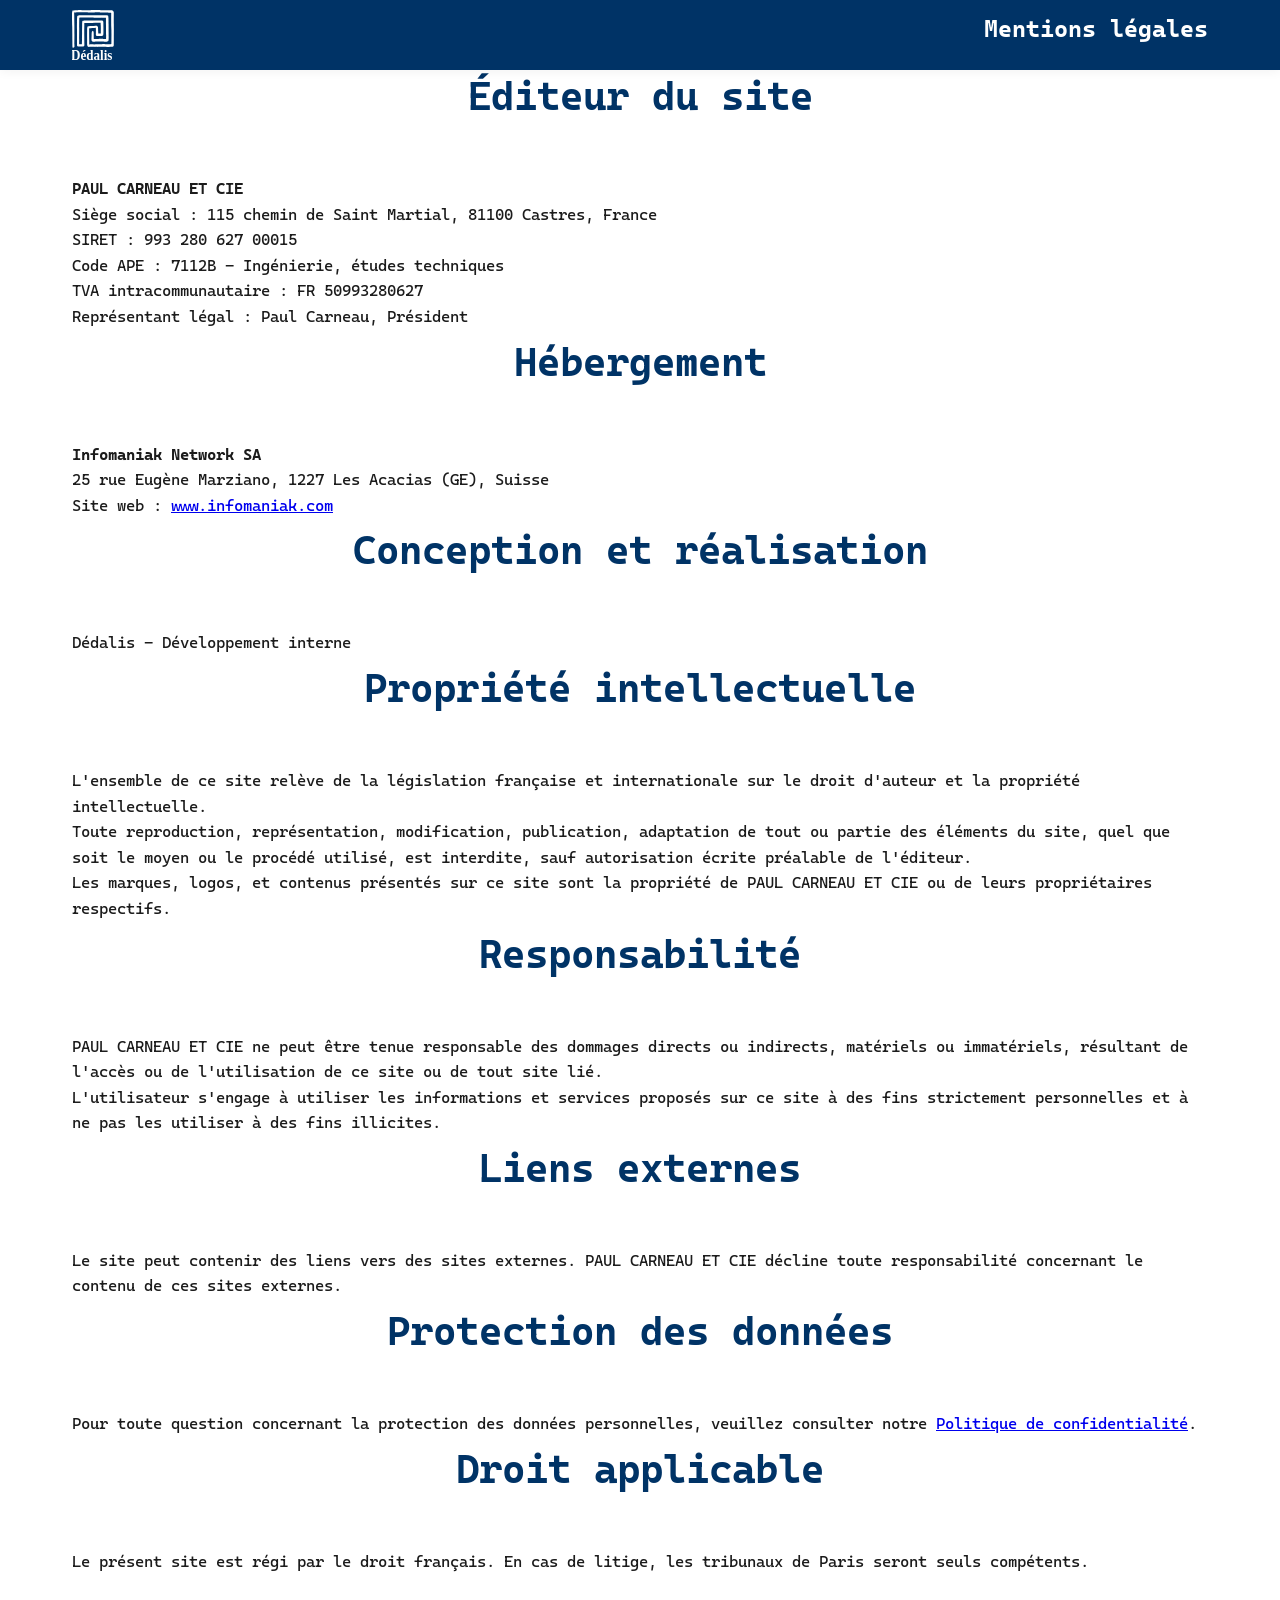
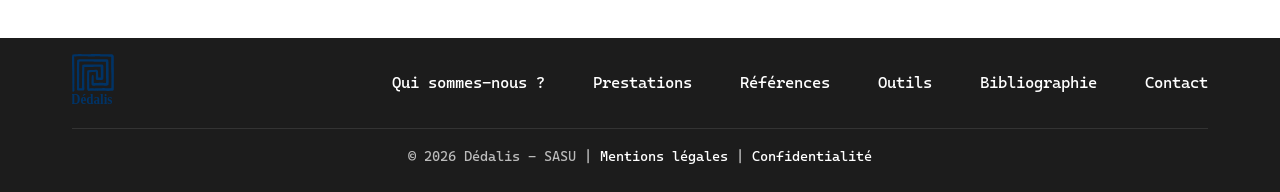
<file: mentions-legales.html>
<!DOCTYPE html>
<html lang="fr">
<head>
    <meta charset="UTF-8">
    <meta name="viewport" content="width=device-width, initial-scale=1.0">
    <meta name="description" content="Mentions légales - Dédalis SASU, bureau d'études spécialisé en impression 3D béton">
    <title>Mentions légales - Dédalis</title>
    <link rel="stylesheet" href="styles.css">
    <link rel="preconnect" href="https://fonts.googleapis.com">
    <link rel="preconnect" href="https://fonts.gstatic.com" crossorigin>
    <link href="https://fonts.googleapis.com/css2?family=Cascadia+Code:wght@400;700&display=swap" rel="stylesheet">
</head>
<body>
    <nav class="navbar">
        <div class="container">
            <a href="index.html" class="logo">
                <img src="assets/images/logo.svg" alt="Dédalis" class="logo-img">
            </a>
            <div class="logo-img">
                <h1>Mentions légales</h1>
            </div>           
        </div>
    </nav>
 

    <section class="section legal-section">
        <div class="container">
            
            <div class="legal-content">
                <h2>Éditeur du site</h2>
                <p><strong>PAUL CARNEAU ET CIE</strong></p>
                <p>Siège social : 115 chemin de Saint Martial, 81100 Castres,  France</p>
                <p>SIRET : 993 280 627 00015</p>
                <p>Code APE : 7112B - Ingénierie, études techniques</p>
                <p>TVA intracommunautaire : FR 50993280627</p>
                <p>Représentant légal : Paul Carneau, Président</p>
                
                <h2>Hébergement</h2>
                <p><strong>Infomaniak Network SA</strong></p>
                <p>25 rue Eugène Marziano, 1227 Les Acacias (GE), Suisse</p>
                <p>Site web : <a href="https://www.infomaniak.com" target="_blank">www.infomaniak.com</a></p>
                
                <h2>Conception et réalisation</h2>
                <p>Dédalis - Développement interne</p>
                
                <h2>Propriété intellectuelle</h2>
                <p>L'ensemble de ce site relève de la législation française et internationale sur le droit d'auteur et la propriété intellectuelle.</p>
                <p>Toute reproduction, représentation, modification, publication, adaptation de tout ou partie des éléments du site, quel que soit le moyen ou le procédé utilisé, est interdite, sauf autorisation écrite préalable de l'éditeur.</p>
                <p>Les marques, logos, et contenus présentés sur ce site sont la propriété de PAUL CARNEAU ET CIE ou de leurs propriétaires respectifs.</p>
                
                <h2>Responsabilité</h2>
                <p>PAUL CARNEAU ET CIE ne peut être tenue responsable des dommages directs ou indirects, matériels ou immatériels, résultant de l'accès ou de l'utilisation de ce site ou de tout site lié.</p>
                <p>L'utilisateur s'engage à utiliser les informations et services proposés sur ce site à des fins strictement personnelles et à ne pas les utiliser à des fins illicites.</p>
                
                <h2>Liens externes</h2>
                <p>Le site peut contenir des liens vers des sites externes. PAUL CARNEAU ET CIE décline toute responsabilité concernant le contenu de ces sites externes.</p>
                
                <h2>Protection des données</h2>
                <p>Pour toute question concernant la protection des données personnelles, veuillez consulter notre <a href="privacy-policy.html">Politique de confidentialité</a>.</p>
                
                <h2>Droit applicable</h2>
                <p>Le présent site est régi par le droit français. En cas de litige, les tribunaux de Paris seront seuls compétents.</p>
            </div>
        </div>
    </section>

    <footer class="footer">
        <div class="container">
            <div class="footer-content">
                <div class="footer-logo"><img src="assets/images/logo.svg" alt="Dédalis"></div>
                <div class="footer-links">
                    <a href="#apropos">Qui sommes-nous ?</a>
                    <a href="#prestations">Prestations</a>
                    <a href="#references">Références</a>
                    <a href="#outils">Outils</a>
                    <a href="#bibliographie">Bibliographie</a>
                    <a href="#contact">Contact</a>
                </div>
            </div>
            <div class="footer-bottom">
                <p>© 2026 Dédalis - SASU | <a href="mentions-legales.html">Mentions légales</a> | <a href="privacy-policy.html">Confidentialité</a></p>
            </div>
        </div>
    </footer>

    <script>
        document.addEventListener('DOMContentLoaded', function() {
            const hamburger = document.querySelector('.hamburger');
            const mobileNav = document.querySelector('.mobile-nav');
            if (hamburger && mobileNav) {
                hamburger.addEventListener('click', function() {
                    mobileNav.classList.toggle('active');
                    hamburger.classList.toggle('active');
                });
            }
            const mobileLinks = document.querySelectorAll('.mobile-nav-links a');
            mobileLinks.forEach(link => {
                link.addEventListener('click', function() {
                    if (mobileNav) mobileNav.classList.remove('active');
                    if (hamburger) hamburger.classList.remove('active');
                });
            });
            document.querySelectorAll('a[href^="#"]').forEach(anchor => {
                anchor.addEventListener('click', function (e) {
                    e.preventDefault();
                    const target = document.querySelector(this.getAttribute('href'));
                    if (target) target.scrollIntoView({ behavior: 'smooth', block: 'start' });
                });
            });
        });
    </script>
</body>
</html>
</file>
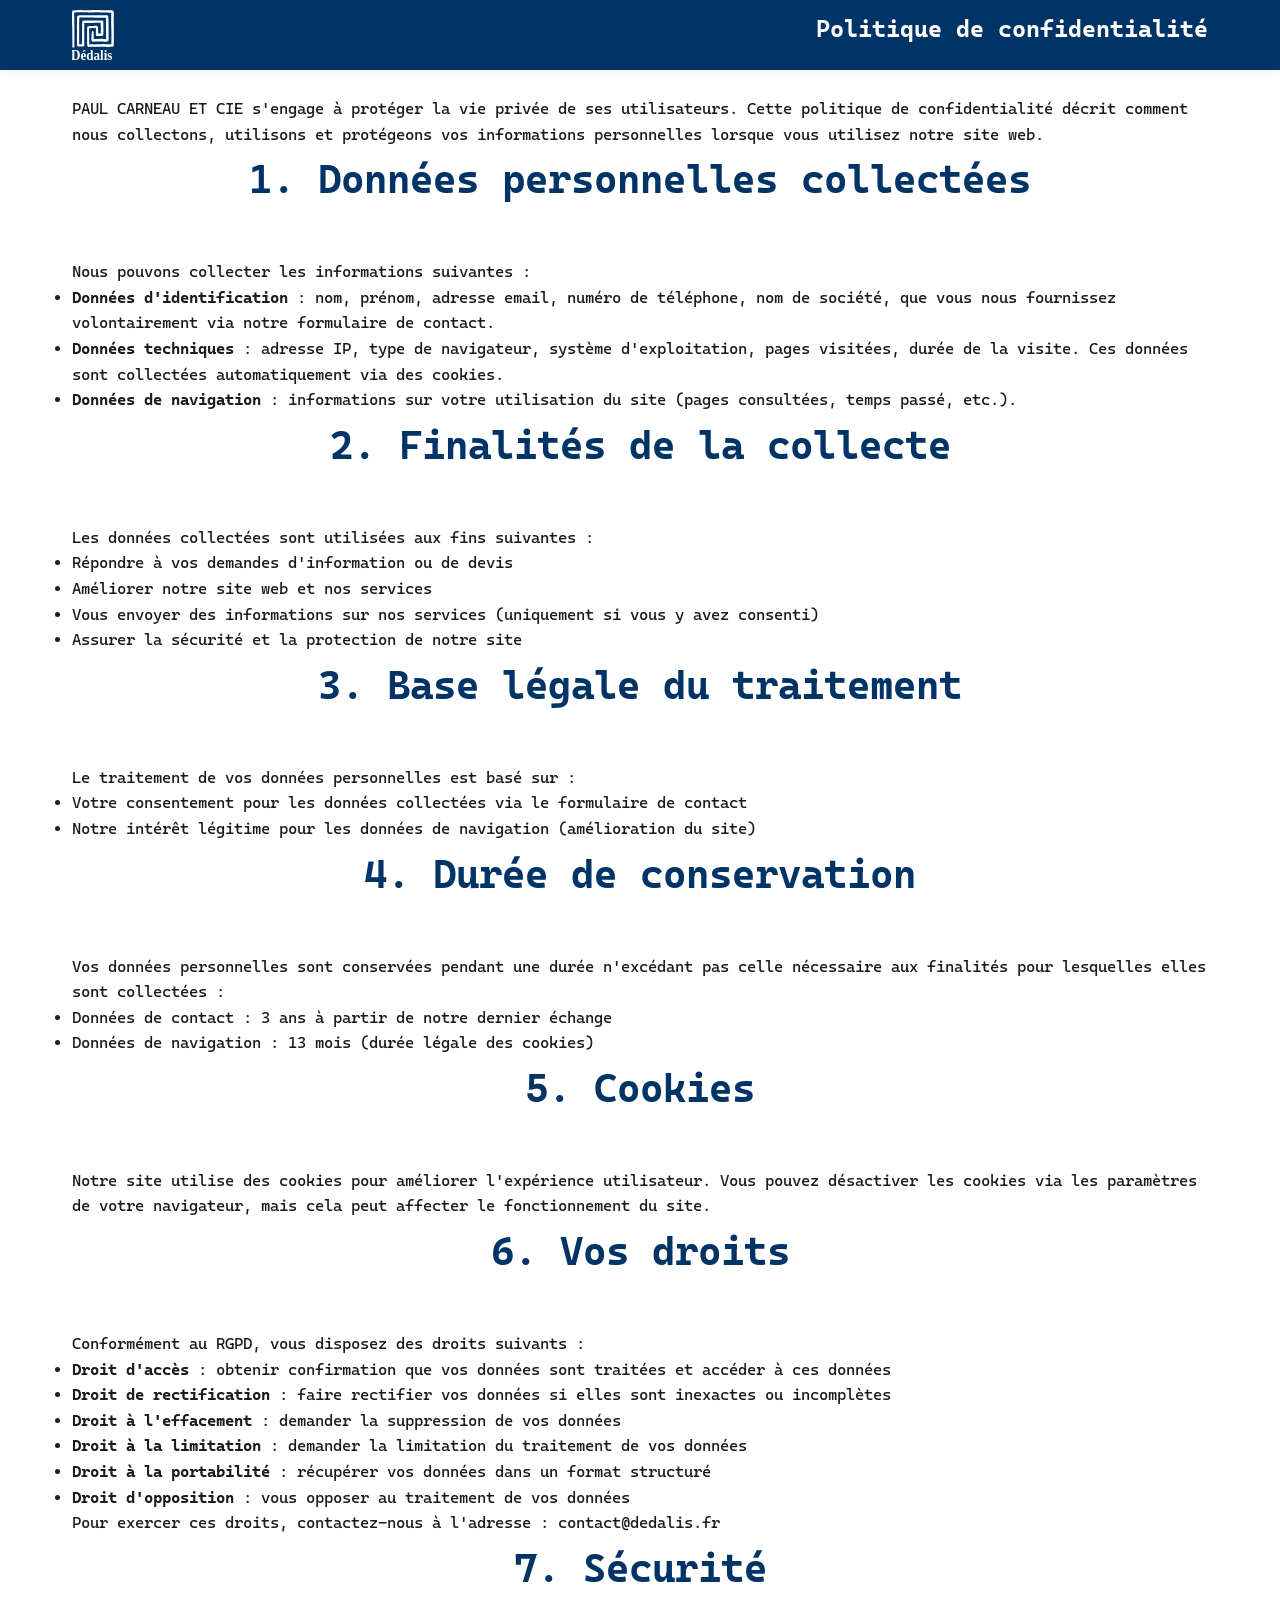
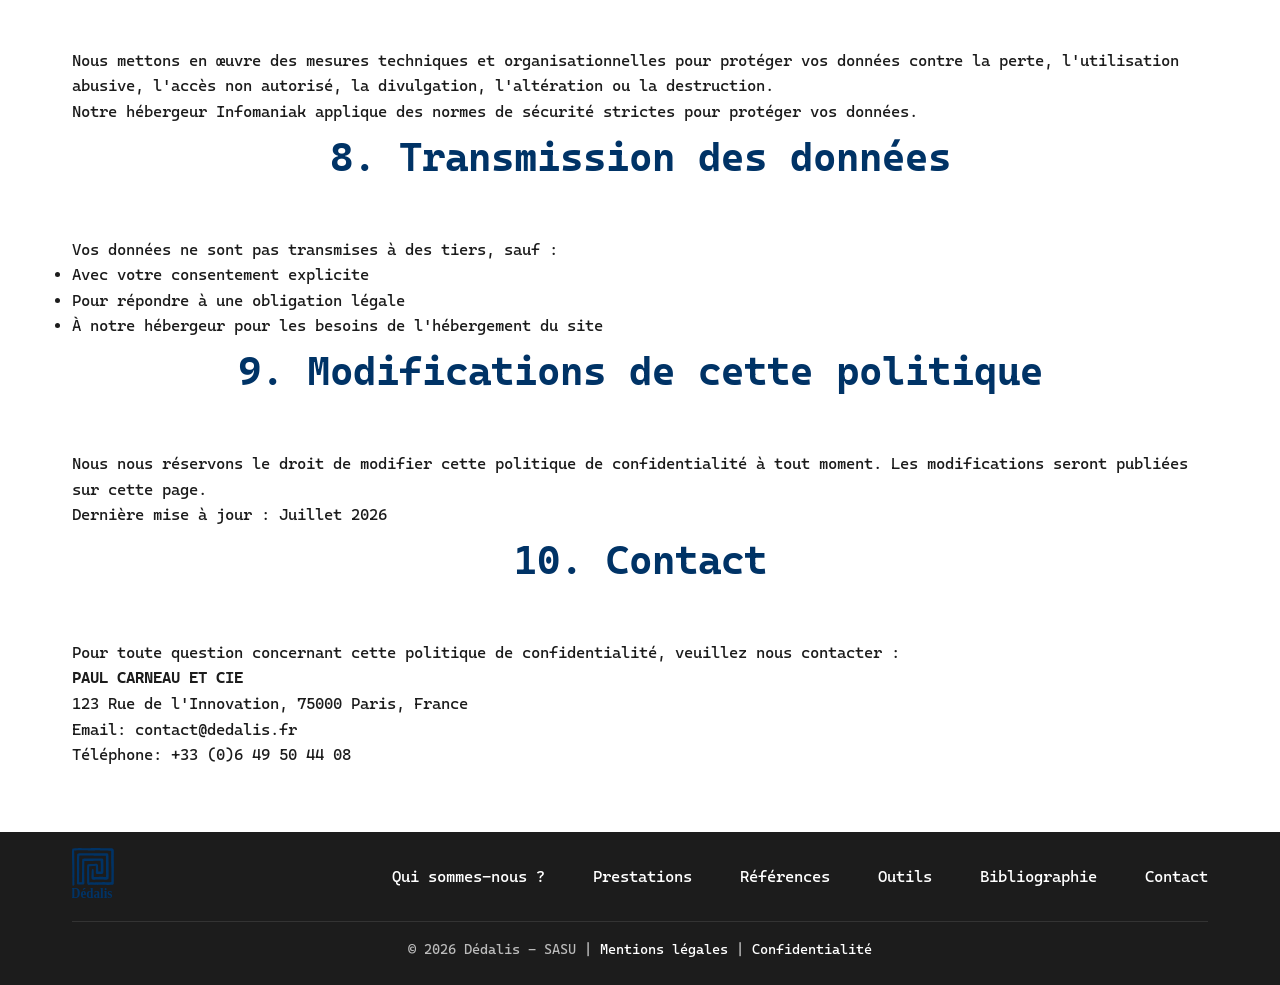
<file: privacy-policy.html>
<!DOCTYPE html>
<html lang="fr">
<head>
    <meta charset="UTF-8">
    <meta name="viewport" content="width=device-width, initial-scale=1.0">
    <meta name="description" content="Politique de confidentialité - Dédalis SASU">
    <title>Politique de confidentialité - Dédalis</title>
    <link rel="stylesheet" href="styles.css">
    <link rel="preconnect" href="https://fonts.googleapis.com">
    <link rel="preconnect" href="https://fonts.gstatic.com" crossorigin>
    <link href="https://fonts.googleapis.com/css2?family=Cascadia+Code:wght@400;700&display=swap" rel="stylesheet">
</head>
<body>
    <nav class="navbar">
        <div class="container">
            <a href="index.html" class="logo">
                <img src="assets/images/logo.svg" alt="Dédalis" class="logo-img">
            </a>
            <div class="logo-img">
                <h1>Politique de confidentialité</h1>
            </div>           
        </div>
    </nav>
    

    <section class="section legal-section">
        <div class="container">
            <div style="height: 2rem;"></div>
            <div class="legal-content">                
                <p class="legal-intro">PAUL CARNEAU ET CIE s'engage à protéger la vie privée de ses utilisateurs. Cette politique de confidentialité décrit comment nous collectons, utilisons et protégeons vos informations personnelles lorsque vous utilisez notre site web.</p>
                
                <h2>1. Données personnelles collectées</h2>
                <p>Nous pouvons collecter les informations suivantes :</p>
                <ul class="legal-list">
                    <li><strong>Données d'identification</strong> : nom, prénom, adresse email, numéro de téléphone, nom de société, que vous nous fournissez volontairement via notre formulaire de contact.</li>
                    <li><strong>Données techniques</strong> : adresse IP, type de navigateur, système d'exploitation, pages visitées, durée de la visite. Ces données sont collectées automatiquement via des cookies.</li>
                    <li><strong>Données de navigation</strong> : informations sur votre utilisation du site (pages consultées, temps passé, etc.).</li>
                </ul>
                
                <h2>2. Finalités de la collecte</h2>
                <p>Les données collectées sont utilisées aux fins suivantes :</p>
                <ul class="legal-list">
                    <li>Répondre à vos demandes d'information ou de devis</li>
                    <li>Améliorer notre site web et nos services</li>
                    <li>Vous envoyer des informations sur nos services (uniquement si vous y avez consenti)</li>
                    <li>Assurer la sécurité et la protection de notre site</li>
                </ul>
                
                <h2>3. Base légale du traitement</h2>
                <p>Le traitement de vos données personnelles est basé sur :</p>
                <ul class="legal-list">
                    <li>Votre consentement pour les données collectées via le formulaire de contact</li>
                    <li>Notre intérêt légitime pour les données de navigation (amélioration du site)</li>
                </ul>
                
                <h2>4. Durée de conservation</h2>
                <p>Vos données personnelles sont conservées pendant une durée n'excédant pas celle nécessaire aux finalités pour lesquelles elles sont collectées :</p>
                <ul class="legal-list">
                    <li>Données de contact : 3 ans à partir de notre dernier échange</li>
                    <li>Données de navigation : 13 mois (durée légale des cookies)</li>
                </ul>
                
                <h2>5. Cookies</h2>
                <p>Notre site utilise des cookies pour améliorer l'expérience utilisateur. Vous pouvez désactiver les cookies via les paramètres de votre navigateur, mais cela peut affecter le fonctionnement du site.</p>
                
                <h2>6. Vos droits</h2>
                <p>Conformément au RGPD, vous disposez des droits suivants :</p>
                <ul class="legal-list">
                    <li><strong>Droit d'accès</strong> : obtenir confirmation que vos données sont traitées et accéder à ces données</li>
                    <li><strong>Droit de rectification</strong> : faire rectifier vos données si elles sont inexactes ou incomplètes</li>
                    <li><strong>Droit à l'effacement</strong> : demander la suppression de vos données</li>
                    <li><strong>Droit à la limitation</strong> : demander la limitation du traitement de vos données</li>
                    <li><strong>Droit à la portabilité</strong> : récupérer vos données dans un format structuré</li>
                    <li><strong>Droit d'opposition</strong> : vous opposer au traitement de vos données</li>
                </ul>
                <p>Pour exercer ces droits, contactez-nous à l'adresse : contact@dedalis.fr</p>
                
                <h2>7. Sécurité</h2>
                <p>Nous mettons en œuvre des mesures techniques et organisationnelles pour protéger vos données contre la perte, l'utilisation abusive, l'accès non autorisé, la divulgation, l'altération ou la destruction.</p>
                <p>Notre hébergeur Infomaniak applique des normes de sécurité strictes pour protéger vos données.</p>
                
                <h2>8. Transmission des données</h2>
                <p>Vos données ne sont pas transmises à des tiers, sauf :</p>
                <ul class="legal-list">
                    <li>Avec votre consentement explicite</li>
                    <li>Pour répondre à une obligation légale</li>
                    <li>À notre hébergeur pour les besoins de l'hébergement du site</li>
                </ul>
                
                <h2>9. Modifications de cette politique</h2>
                <p>Nous nous réservons le droit de modifier cette politique de confidentialité à tout moment. Les modifications seront publiées sur cette page.</p>
                <p>Dernière mise à jour : Juillet 2026</p>
                
                <h2>10. Contact</h2>
                <p>Pour toute question concernant cette politique de confidentialité, veuillez nous contacter :</p>
                <p><strong>PAUL CARNEAU ET CIE</strong><br>
                123 Rue de l'Innovation, 75000 Paris, France<br>
                Email: contact@dedalis.fr<br>
                Téléphone: +33 (0)6 49 50 44 08</p>
            </div>
        </div>
    </section>

   <footer class="footer">
        <div class="container">
            <div class="footer-content">
                <div class="footer-logo"><img src="assets/images/logo.svg" alt="Dédalis"></div>
                <div class="footer-links">
                    <a href="#apropos">Qui sommes-nous ?</a>
                    <a href="#prestations">Prestations</a>
                    <a href="#references">Références</a>
                    <a href="#outils">Outils</a>
                    <a href="#bibliographie">Bibliographie</a>
                    <a href="#contact">Contact</a>
                </div>
            </div>
            <div class="footer-bottom">
                <p>© 2026 Dédalis - SASU | <a href="mentions-legales.html">Mentions légales</a> | <a href="privacy-policy.html">Confidentialité</a></p>
            </div>
        </div>
    </footer>

    <script>
        document.addEventListener('DOMContentLoaded', function() {
            const hamburger = document.querySelector('.hamburger');
            const mobileNav = document.querySelector('.mobile-nav');
            if (hamburger && mobileNav) {
                hamburger.addEventListener('click', function() {
                    mobileNav.classList.toggle('active');
                    hamburger.classList.toggle('active');
                });
            }
            const mobileLinks = document.querySelectorAll('.mobile-nav-links a');
            mobileLinks.forEach(link => {
                link.addEventListener('click', function() {
                    if (mobileNav) mobileNav.classList.remove('active');
                    if (hamburger) hamburger.classList.remove('active');
                });
            });
            document.querySelectorAll('a[href^="#"]').forEach(anchor => {
                anchor.addEventListener('click', function (e) {
                    e.preventDefault();
                    const target = document.querySelector(this.getAttribute('href'));
                    if (target) target.scrollIntoView({ behavior: 'smooth', block: 'start' });
                });
            });
        });
    </script>
</body>
</html>
</file>
<file: styles.css>
/* ===== RESET & BASE ===== */
* {
    margin: 0;
    padding: 0;
    box-sizing: border-box;
}

:root {
    --blanc: #ffffff;
    --noir-graphite: #1c1c1c;
    --gris-aube: #dde3e9;
    --bleu-outremer: #003366;
    --bleu-outremer-light: #004488;
    --text-primary: #1c1c1c;
    --text-secondary: #333333;
    --font-primary: 'Cascadia Code', 'Consolas', 'Monaco', monospace;
    --font-size-base: 16px;
    --font-size-large: 18px;
    --spacing-sm: 0.5rem;
    --spacing-md: 1rem;
    --spacing-lg: 2rem;
    --spacing-xl: 3rem;
    --spacing-2xl: 4rem;
    --border-radius: 8px;
    --border-light: 1px solid var(--gris-aube);
    --shadow-light: 0 2px 10px rgba(0, 0, 0, 0.05);
    --shadow-medium: 0 4px 20px rgba(0, 0, 0, 0.1);
    --navbar-height: 70px;
}

html { scroll-behavior: smooth; }

body {
    font-family: var(--font-primary);
    font-size: var(--font-size-base);
    line-height: 1.6;
    color: var(--text-primary);
    background-color: var(--blanc);
}

.container {
    width: 100%;
    max-width: 1200px;
    margin: 0 auto;
    padding: 0 var(--spacing-lg);
}

/* NAVBAR */
.navbar {
    position: fixed;
    top: 0;
    left: 0;
    right: 0;
    background-color: var(--bleu-outremer);
    box-shadow: var(--shadow-light);
    z-index: 1000;
    padding: 0 var(--spacing-lg);
    height: var(--navbar-height);
}
.navbar .container {
    display: flex;
    justify-content: space-between;
    align-items: center;
    height: 100%;
}
.logo {
    display: flex;
    align-items: center;
    height: 100%;
}
.logo-img {
    height: 50px;
    width: auto;
    filter: brightness(0) invert(1);
}

/* HAMBURGER MENU (Desktop + Mobile) */
.nav-links {
    display: none;
}

.hamburger {
    display: block;
    background: none;
    border: none;
    cursor: pointer;
    padding: 10px;
    z-index: 1001;
}

.hamburger-line {
    display: block;
    width: 25px;
    height: 3px;
    background: var(--blanc);
    margin: 5px 0;
    transition: all 0.3s;
    border-radius: 2px;
}

.hamburger.active .hamburger-line:nth-child(1) {
    transform: translateY(8px) rotate(45deg);
}

.hamburger.active .hamburger-line:nth-child(2) {
    opacity: 0;
}

.hamburger.active .hamburger-line:nth-child(3) {
    transform: translateY(-8px) rotate(-45deg);
}

.mobile-nav {
    display: none;
    position: fixed;
    top: var(--navbar-height);
    left: 0;
    right: 0;
    background: var(--bleu-outremer);
    z-index: 1000;
    padding: var(--spacing-lg);
    box-shadow: var(--shadow-medium);
}

.mobile-nav.active {
    display: block;
    animation: slideDown 0.3s ease;
}

@keyframes slideDown {
    from { opacity: 0; transform: translateY(-10px); }
    to { opacity: 1; transform: translateY(0); }
}

.mobile-nav-links {
    list-style: none;
    display: flex;
    flex-direction: column;
    gap: var(--spacing-md);
    text-align: center;
}

.mobile-nav-links a {
    color: var(--blanc);
    text-decoration: none;
    font-size: 1.1rem;
    padding: var(--spacing-sm) 0;
    transition: color 0.3s;
}

.mobile-nav-links a:hover {
    color: var(--gris-aube);
}

/* Sélecteur de langue */
.lang-selector {
    display: flex;
    align-items: center;
    gap: 0.5rem;
    margin-left: 1rem;
}

.lang-link {
    color: var(--blanc);
    text-decoration: none;
    font-weight: 500;
    padding: 0.3rem 0.6rem;
    border-radius: var(--border-radius);
    transition: all 0.3s;
    font-size: 0.9rem;
}

.lang-link:hover {
    background-color: rgba(255, 255, 255, 0.1);
}

.lang-link.active {
    background-color: var(--gris-aube);
    color: var(--bleu-outremer);
}

.lang-selector span {
    color: var(--blanc);
    opacity: 0.7;
}

/* Responsive pour le sélecteur */
@media (max-width: 768px) {
    .lang-selector {
        margin-left: 0.5rem;
    }
    .lang-link {
        font-size: 0.8rem;
        padding: 0.2rem 0.4rem;
    }
}

/* HERO */
.hero {
    position: relative;
    min-height: 100vh;
    padding: calc(var(--navbar-height) + 2rem) 0 var(--spacing-2xl);
    display: flex;
    align-items: center;
}
.hero-bg {
    position: absolute;
    inset: 0;
    width: 100%;
    height: 100%;
    object-fit: cover;
    z-index: 0;
}
.hero-overlay {
    position: absolute;
    inset: 0;
    background: rgba(0, 0, 0, 0.4);
    z-index: 1;
}
.hero .container {
    position: relative;
    z-index: 2;
    display: grid;
    grid-template-columns: 1fr;
    gap: var(--spacing-2xl);
    align-items: center;
    text-align: center;
    color: var(--blanc);
    max-width: 100%;
}
.hero-content {
    max-width: 600px;
    margin: 0 auto;
}
.hero-content h1 {
    font-size: 3.5rem;
    font-weight: 700;
    color: var(--blanc);
    margin-bottom: var(--spacing-lg);
    line-height: 1.2;
    text-shadow: 2px 2px 8px rgba(0, 0, 0, 0.8);
}
.hero-content .subtitle {
    font-size: var(--font-size-large);
    color: rgba(255, 255, 255, 0.9);
    margin-bottom: var(--spacing-xl);
}

/* SECTIONS */
.section {
    padding: var(--spacing-2xl) 0;
    background-color: var(--blanc);
}
.section.bg-light {
    background-color: var(--gris-aube);
}
.section h2 {
    font-size: 2.5rem;
    font-weight: 700;
    color: var(--bleu-outremer);
    margin-bottom: var(--spacing-xl);
    text-align: center;
}

/* CONTENT GRID */
.content-grid {
    display: grid;
    grid-template-columns: 1fr 1fr;
    gap: var(--spacing-2xl);
    align-items: start;
}
.text-content p {
    margin-bottom: var(--spacing-md);
    color: var(--text-secondary);
}
.text-content .lead {
    font-size: var(--font-size-large);
    font-weight: 600;
    color: var(--noir-graphite);
}

/* CARD */
.card {
    background-color: var(--blanc);
    padding: var(--spacing-lg);
    border-radius: var(--border-radius);
    box-shadow: var(--shadow-light);
    border: var(--border-light);
}
.card h3 {
    color: var(--bleu-outremer);
    margin-bottom: var(--spacing-md);
    font-size: 1.5rem;
}
.checklist {
    list-style: none;
}
.checklist li {
    padding: var(--spacing-sm) 0;
    padding-left: var(--spacing-lg);
    position: relative;
    color: var(--text-secondary);
}
.checklist li::before {
    content: "x";
    position: absolute;
    left: 0;
    color: var(--bleu-outremer);
    font-weight: bold;
}

/* PRESTATIONS */
.prestations-grid {
    display: grid;
    grid-template-columns: repeat(auto-fit, minmax(300px, 1fr));
    gap: var(--spacing-lg);
}
.prestation-card {
    background-color: var(--blanc);
    padding: var(--spacing-lg);
    border-radius: var(--border-radius);
    box-shadow: var(--shadow-light);
    border: var(--border-light);
    text-align: center;
    transition: all 0.3s;
}
.prestation-card:hover {
    transform: translateY(-5px);
    box-shadow: var(--shadow-medium);
}
.prestation-icon {
    font-size: 3rem;
    margin-bottom: var(--spacing-md);
}
.prestation-card h3 {
    color: var(--bleu-outremer);
    margin-bottom: var(--spacing-sm);
    font-size: 1.3rem;
}
.prestation-card p {
    color: var(--text-secondary);
    font-size: 0.95rem;
}

/* EXPERTISE */
.expertise-grid {
    display: grid;
    grid-template-columns: 1fr 1fr;
    gap: var(--spacing-md);
}
.expertise-item {
    display: flex;
    gap: var(--spacing-md);
    align-items: flex-start;
    padding: var(--spacing-md);
    background-color: var(--blanc);
    border-radius: var(--border-radius);
    border: var(--border-light);
}
.expertise-icon {
    font-size: 2rem;
    flex-shrink: 0;
}
.expertise-item h4 {
    color: var(--bleu-outremer);
    font-size: 1.1rem;
    margin-bottom: 0.25rem;
}
.expertise-item p {
    color: var(--text-secondary);
    font-size: 0.9rem;
    margin: 0;
}

/* REFERENCES */
.references-grid {
    display: grid;
    grid-template-columns: repeat(auto-fit, minmax(300px, 1fr));
    gap: var(--spacing-lg);
}
.reference-card {
    background-color: var(--blanc);
    padding: var(--spacing-lg);
    border-radius: var(--border-radius);
    box-shadow: var(--shadow-light);
    border: var(--border-light);
}
.reference-header {
    display: flex;
    justify-content: space-between;
    align-items: center;
    margin-bottom: var(--spacing-md);
}
.reference-tag {
    background-color: var(--bleu-outremer);
    color: var(--blanc);
    padding: 0.25rem 0.75rem;
    border-radius: 20px;
    font-size: 0.8rem;
    font-weight: 500;
}
.reference-year {
    color: var(--gris-aube);
    font-size: 0.85rem;
    font-weight: 600;
}
.reference-card h3 {
    color: var(--noir-graphite);
    margin-bottom: var(--spacing-sm);
    font-size: 1.3rem;
}
.reference-card p {
    color: var(--text-secondary);
    font-size: 0.95rem;
    margin-bottom: var(--spacing-md);
}
.reference-result {
    display: flex;
    gap: var(--spacing-md);
    font-size: 0.85rem;
    color: var(--bleu-outremer);
}
.reference-result span::before {
    content: "x";
    margin-right: 0.25rem;
}

/* TOOLS */
.tools-grid {
    display: grid;
    grid-template-columns: repeat(2, 1fr);
    gap: var(--spacing-md);
}
.tool-item {
    display: flex;
    justify-content: space-between;
    align-items: center;
    padding: var(--spacing-md);
    background-color: var(--blanc);
    border-radius: var(--border-radius);
    border: var(--border-light);
}
.tool-name {
    font-weight: 600;
    color: var(--noir-graphite);
}
.tool-category {
    color: var(--bleu-outremer);
    font-size: 0.85rem;
}
.link-external {
    color: var(--bleu-outremer);
    text-decoration: none;
    font-weight: 500;
    display: inline-flex;
    align-items: center;
    gap: 0.25rem;
    transition: opacity 0.3s;
}
.link-external:hover {
    opacity: 0.7;
}

/* BIBLIOGRAPHIE - VERSION COMPACTE */
.bibliographie-list {
    display: flex;
    flex-direction: column;
    gap: var(--spacing-md);
}
.bibliographie-item {
    background-color: var(--blanc);
    padding: var(--spacing-md);
    border-radius: var(--border-radius);
    box-shadow: var(--shadow-light);
    border: var(--border-light);
}
.bibliographie-meta {
    display: flex;
    gap: var(--spacing-sm);
    margin-bottom: 0.5rem;
    align-items: center;
}
.bibliographie-type {
    background-color: var(--bleu-outremer);
    color: var(--blanc);
    padding: 0.15rem 0.5rem;
    border-radius: 15px;
    font-size: 0.7rem;
    font-weight: 500;
    line-height: 1;
}
.bibliographie-date {
    color: var(--gris-aube);
    font-size: 0.8rem;
    font-weight: 500;
}
.bibliographie-item h3 {
    color: var(--noir-graphite);
    margin-bottom: 0.5rem;
    font-size: 1.1rem;
    line-height: 1.3;
}
.bibliographie-authors,
.bibliographie-revue,
.bibliographie-description {
    color: var(--text-secondary);
    font-size: 0.85rem;
    margin-bottom: 0.5rem;
    line-height: 1.4;
}
.bibliographie-links {
    display: flex;
    gap: 8px;
    flex-wrap: wrap;
    margin-top: 0.5rem;
}
.bibliographie-item .btn-secondary {
    padding: 0.4rem 0.8rem;
    font-size: 0.8rem;
    margin-right: 0.5rem;
    margin-bottom: 0.25rem;
}

/* CONTACT */
.contact-section {
    background-color: var(--gris-aube);
}
.contact-info {
    display: flex;
    flex-direction: column;
    gap: var(--spacing-md);
    margin-top: var(--spacing-lg);
}
.contact-item {
    display: flex;
    align-items: center;
    gap: var(--spacing-md);
    color: var(--noir-graphite);
    font-size: 1.1rem;
}
.contact-icon {
    font-size: 1.5rem;
}
.contact-form {
    background-color: var(--blanc);
    padding: var(--spacing-xl);
    border-radius: var(--border-radius);
    box-shadow: var(--shadow-light);
    border: var(--border-light);
}
.form-group {
    margin-bottom: var(--spacing-lg);
}
.form-group label {
    display: block;
    margin-bottom: var(--spacing-sm);
    color: var(--noir-graphite);
    font-weight: 500;
}
.form-group input,
.form-group textarea,
.form-group select {
    width: 100%;
    padding: var(--spacing-md);
    border: var(--border-light);
    border-radius: var(--border-radius);
    font-family: var(--font-primary);
    font-size: 1rem;
    color: var(--noir-graphite);
    background-color: var(--blanc);
}
.form-group input::placeholder,
.form-group textarea::placeholder {
    color: #999;
}
.form-group input:focus,
.form-group textarea:focus,
.form-group select:focus {
    outline: none;
    border-color: var(--bleu-outremer);
}
.form-group textarea {
    resize: vertical;
    min-height: 120px;
}
.contact-form .btn-primary {
    width: 100%;
    padding: var(--spacing-md);
}

/* BUTTONS */
.btn-primary {
    display: inline-block;
    background-color: var(--bleu-outremer);
    color: var(--blanc);
    padding: var(--spacing-md) var(--spacing-xl);
    border-radius: var(--border-radius);
    text-decoration: none;
    font-weight: 600;
    transition: all 0.3s;
    border: none;
    cursor: pointer;
    font-size: 1rem;
}
.btn-primary:hover {
    background-color: var(--bleu-outremer-light);
    transform: translateY(-2px);
}
.btn-secondary {
    display: inline-block;
    background-color: transparent;
    color: var(--bleu-outremer);
    padding: var(--spacing-sm) var(--spacing-lg);
    border-radius: var(--border-radius);
    text-decoration: none;
    font-weight: 600;
    border: 2px solid var(--bleu-outremer);
    transition: all 0.3s;
}
.btn-secondary:hover {
    background-color: var(--bleu-outremer);
    color: var(--blanc);
}

/* FOOTER */
.footer {
    background-color: var(--noir-graphite);
    color: var(--blanc);
    padding: var(--spacing-md) 0 var(--spacing-md);
}
.footer-content {
    display: flex;
    justify-content: space-between;
    align-items: center;
    margin-bottom: var(--spacing-md);
    padding-bottom: var(--spacing-md);
    border-bottom: 1px solid rgba(255, 255, 255, 0.1);
}
.footer-logo img {
    height: 50px;
    width: auto;
}
.footer-links {
    display: flex;
    gap: var(--spacing-xl);
}
.footer-links a {
    color: var(--blanc);
    text-decoration: none;
    transition: opacity 0.3s;
}
.footer-links a:hover {
    opacity: 0.7;
}
.footer-bottom {
    text-align: center;
}
.footer-bottom p {
    color: rgba(255, 255, 255, 0.7);
    font-size: 0.9rem;
    margin-bottom: var(--spacing-sm);
}
.footer-bottom a {
    color: var(--blanc);
    text-decoration: none;
}
.footer-bottom a:hover {
    opacity: 0.7;
}

/* IMAGES DANS LES RÉFÉRENCES */
.reference-image {
    width: 100%;
    height: 250px;
    object-fit: cover;
    border-radius: var(--border-radius);
    margin-bottom: var(--spacing-md);
    transition: transform 0.3s ease;
}

.reference-image:hover {
    transform: scale(1.10);
}

/* DESCRIPTION ET ACTEURS */
.reference-description {
    color: var(--text-secondary);
    font-size: 0.9rem;
    margin-bottom: var(--spacing-sm);
    line-height: 1.5;
}

.reference-acteurs {
    color: var(--text-secondary);
    font-size: 0.85rem;
    margin-bottom: var(--spacing-sm);
    font-style: italic;
}

/* RESPONSIVE */
@media (max-width: 1024px) {
    .hero-content {
        max-width: 90%;
    }
    .hero-content h1 {
        font-size: 2.5rem;
    }
    .content-grid {
        grid-template-columns: 1fr;
    }
}
@media (max-width: 768px) {
    .section h2 {
        font-size: 2rem;
    }
    .prestations-grid,
    .references-grid,
    .expertise-grid,
    .tools-grid {
        grid-template-columns: 1fr;
    }
    .footer-content {
        flex-direction: column;
        gap: var(--spacing-lg);
    }
    .footer-links {
        flex-direction: column;
        gap: var(--spacing-md);
        text-align: center;
    }
    .contact-form {
        padding: var(--spacing-lg);
    }
    .hero-content h1 {
        font-size: 2rem;
    }
}
@media (max-width: 480px) {
    .hero-content h1 {
        font-size: 1.8rem;
    }
    .section {
        padding: var(--spacing-xl) 0;
    }
    .container {
        padding: 0 var(--spacing-md);
    }
    .btn-primary {
        padding: var(--spacing-md);
        width: 100%;
    }
    .form-group input,
    .form-group textarea,
    .form-group select {
        font-size: 0.9rem;
    }
    .logo-img {
        height: 40px;
    }
}
.mt-1 {
    margin-top: var(--spacing-md);
}
</file>
